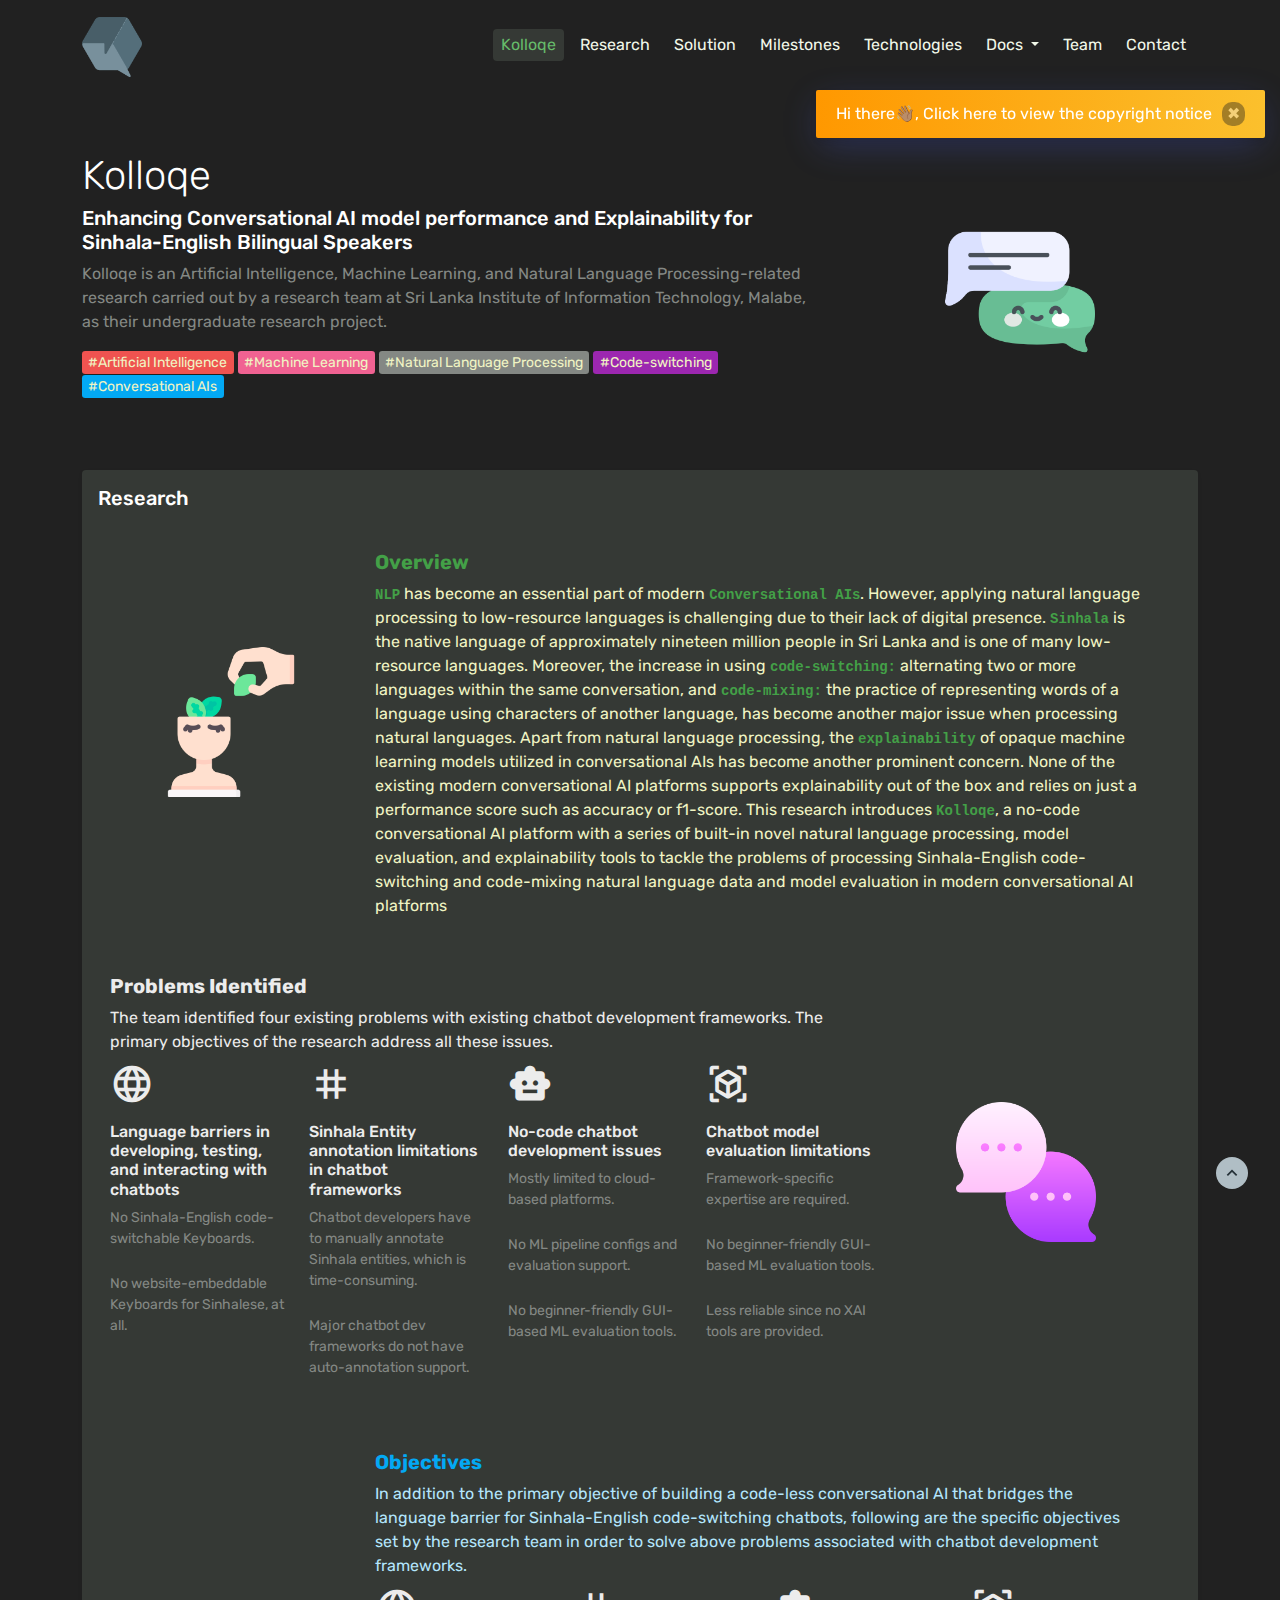
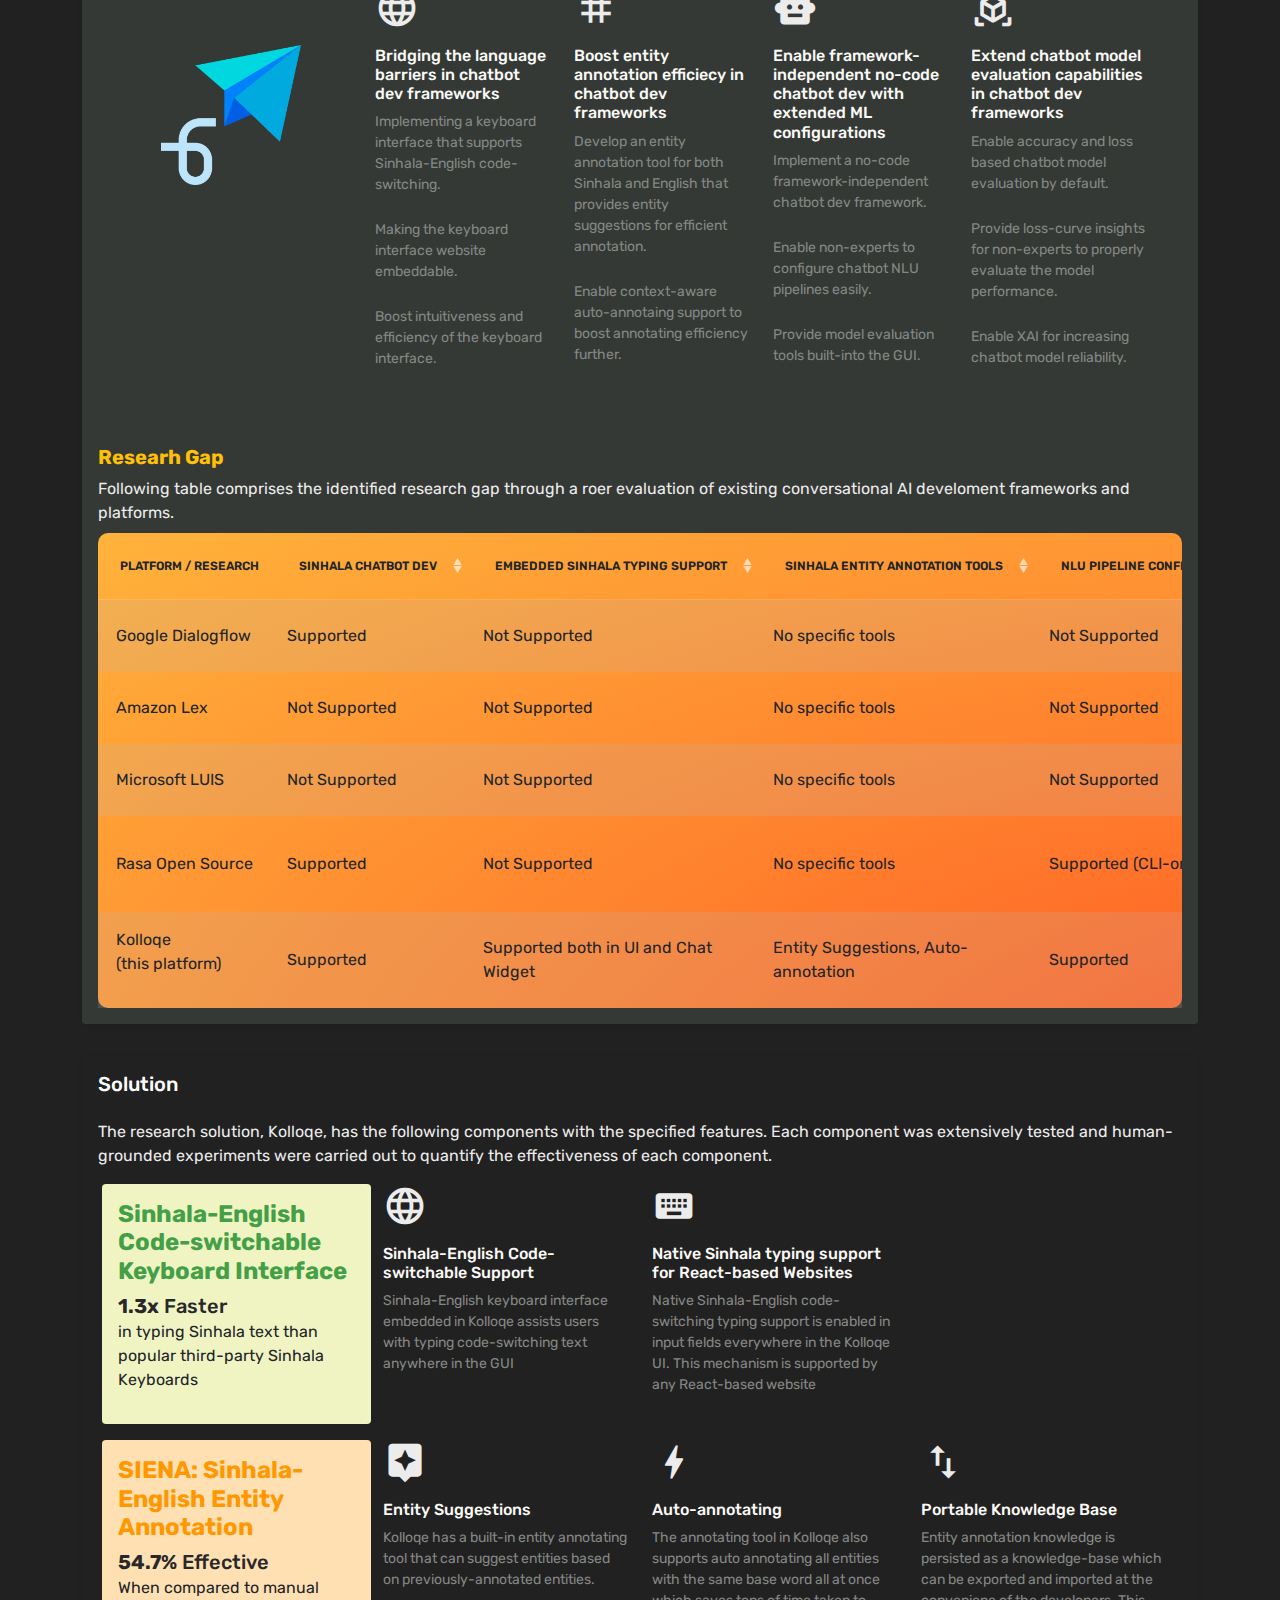
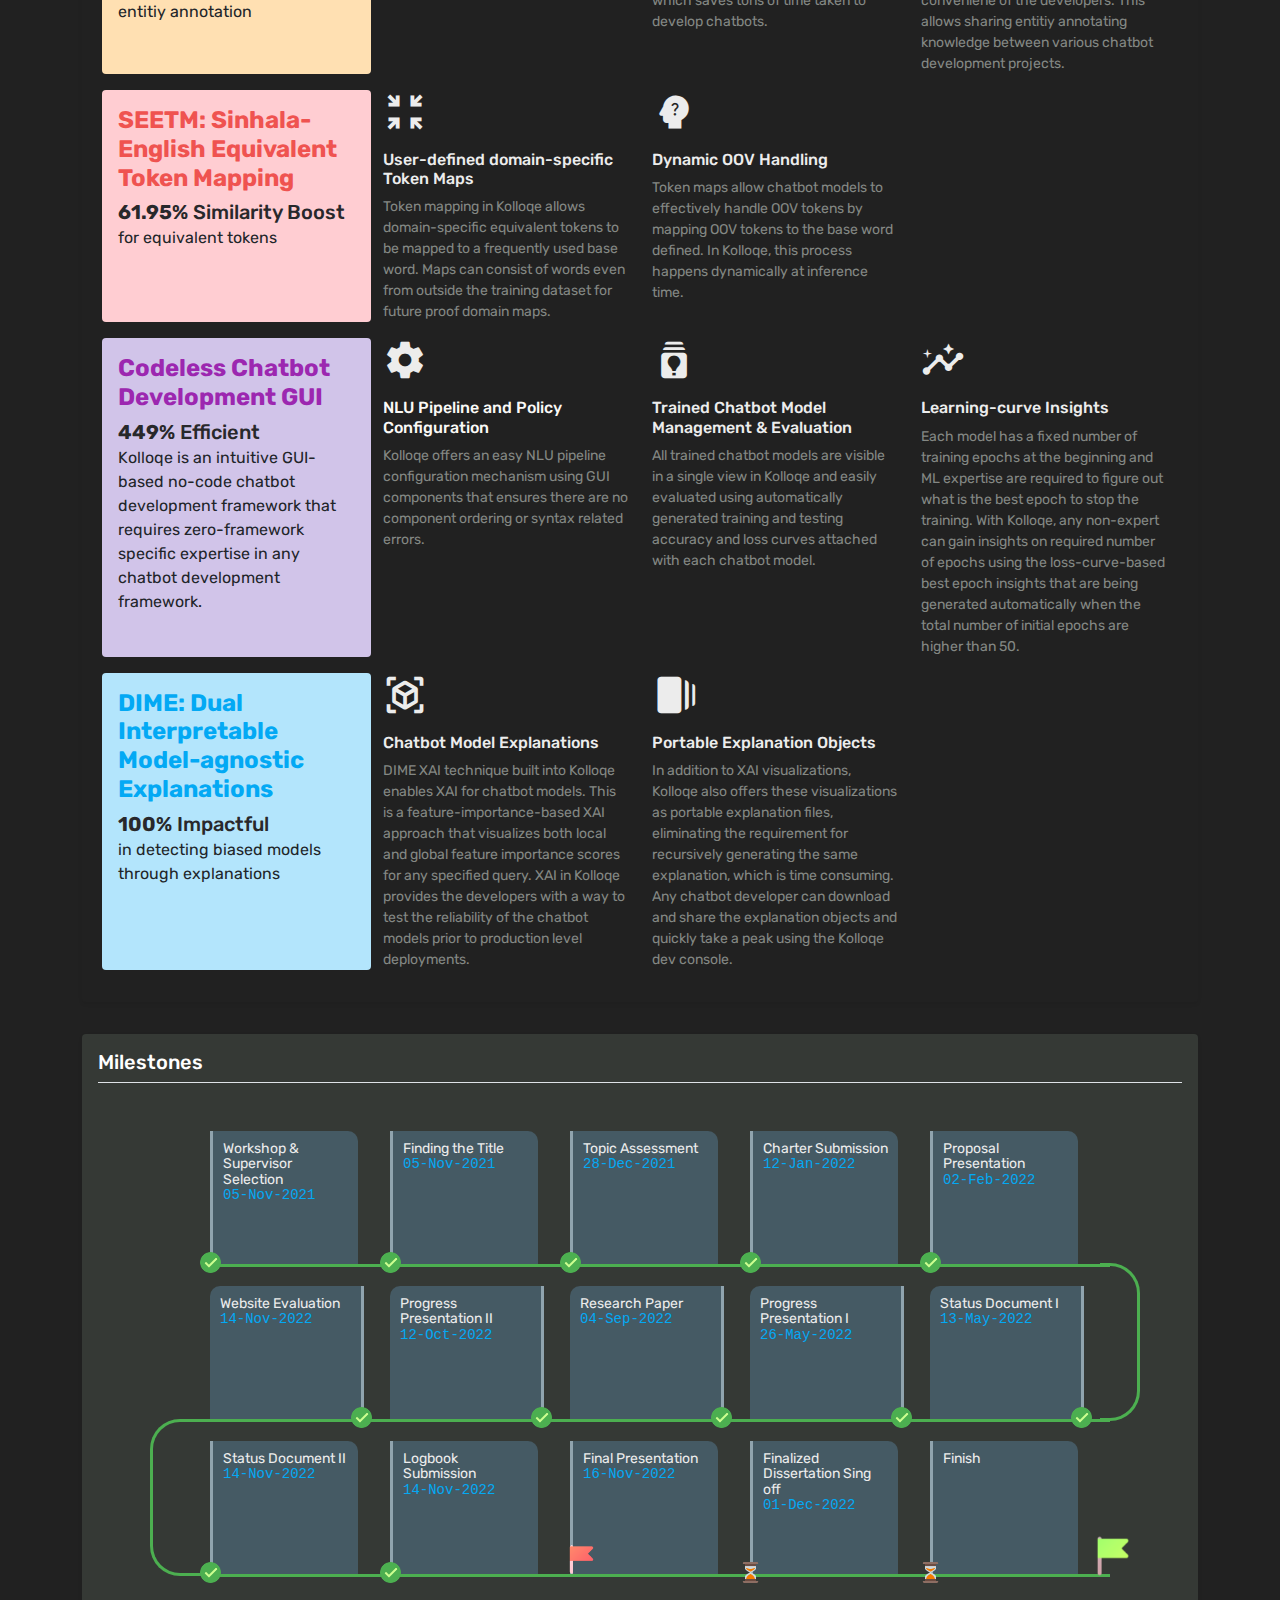
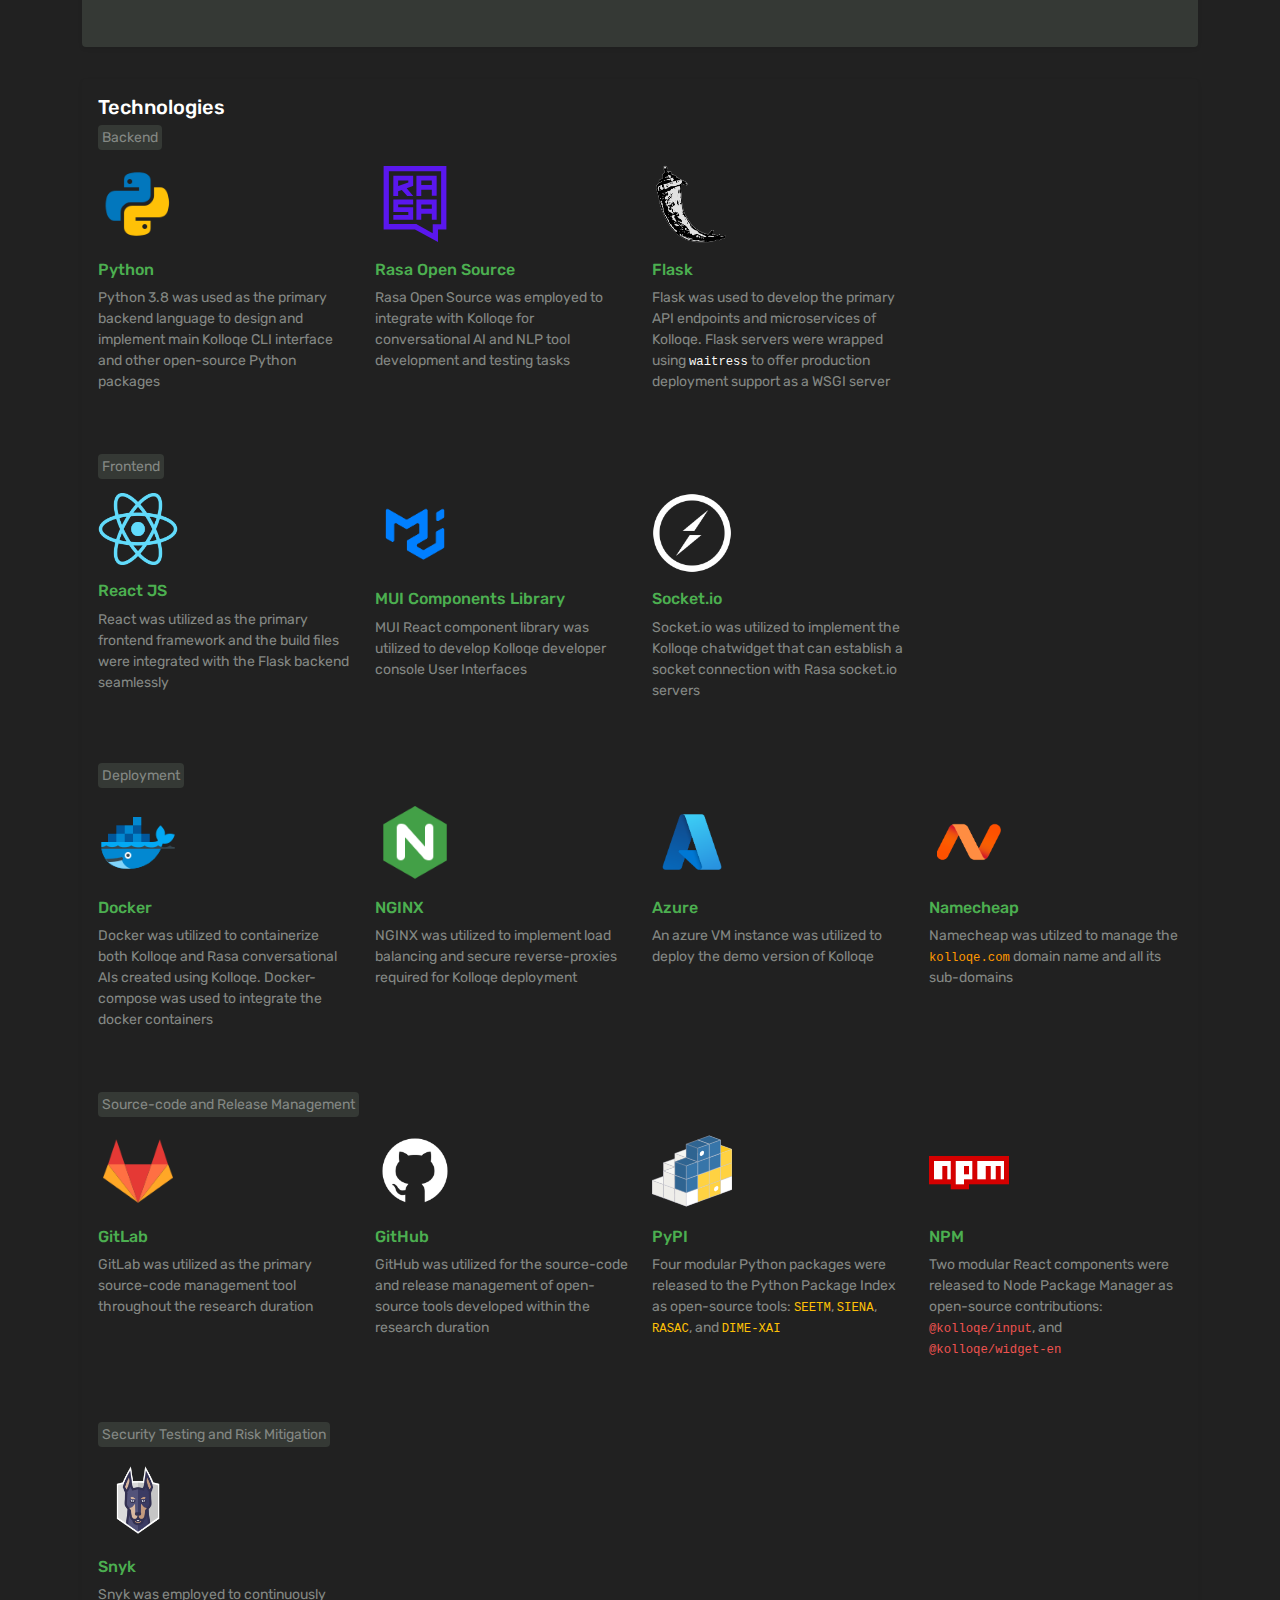
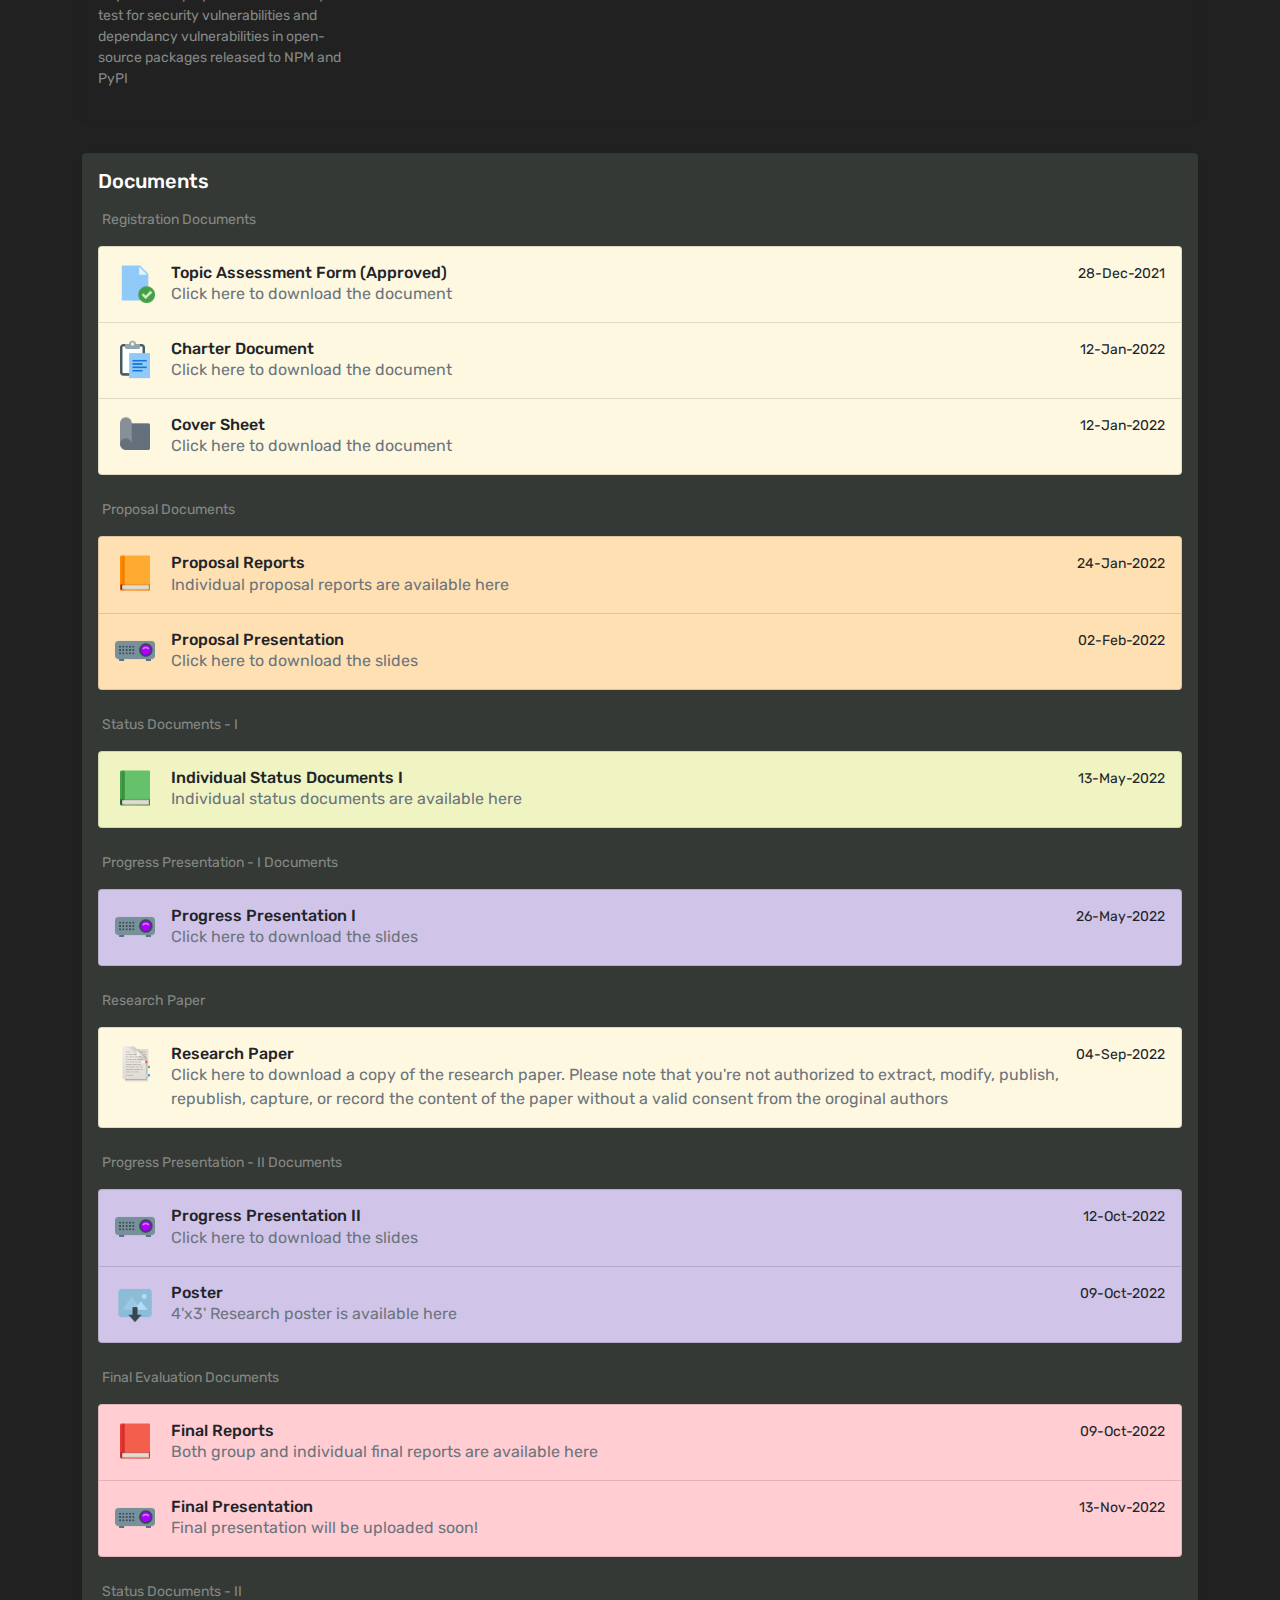
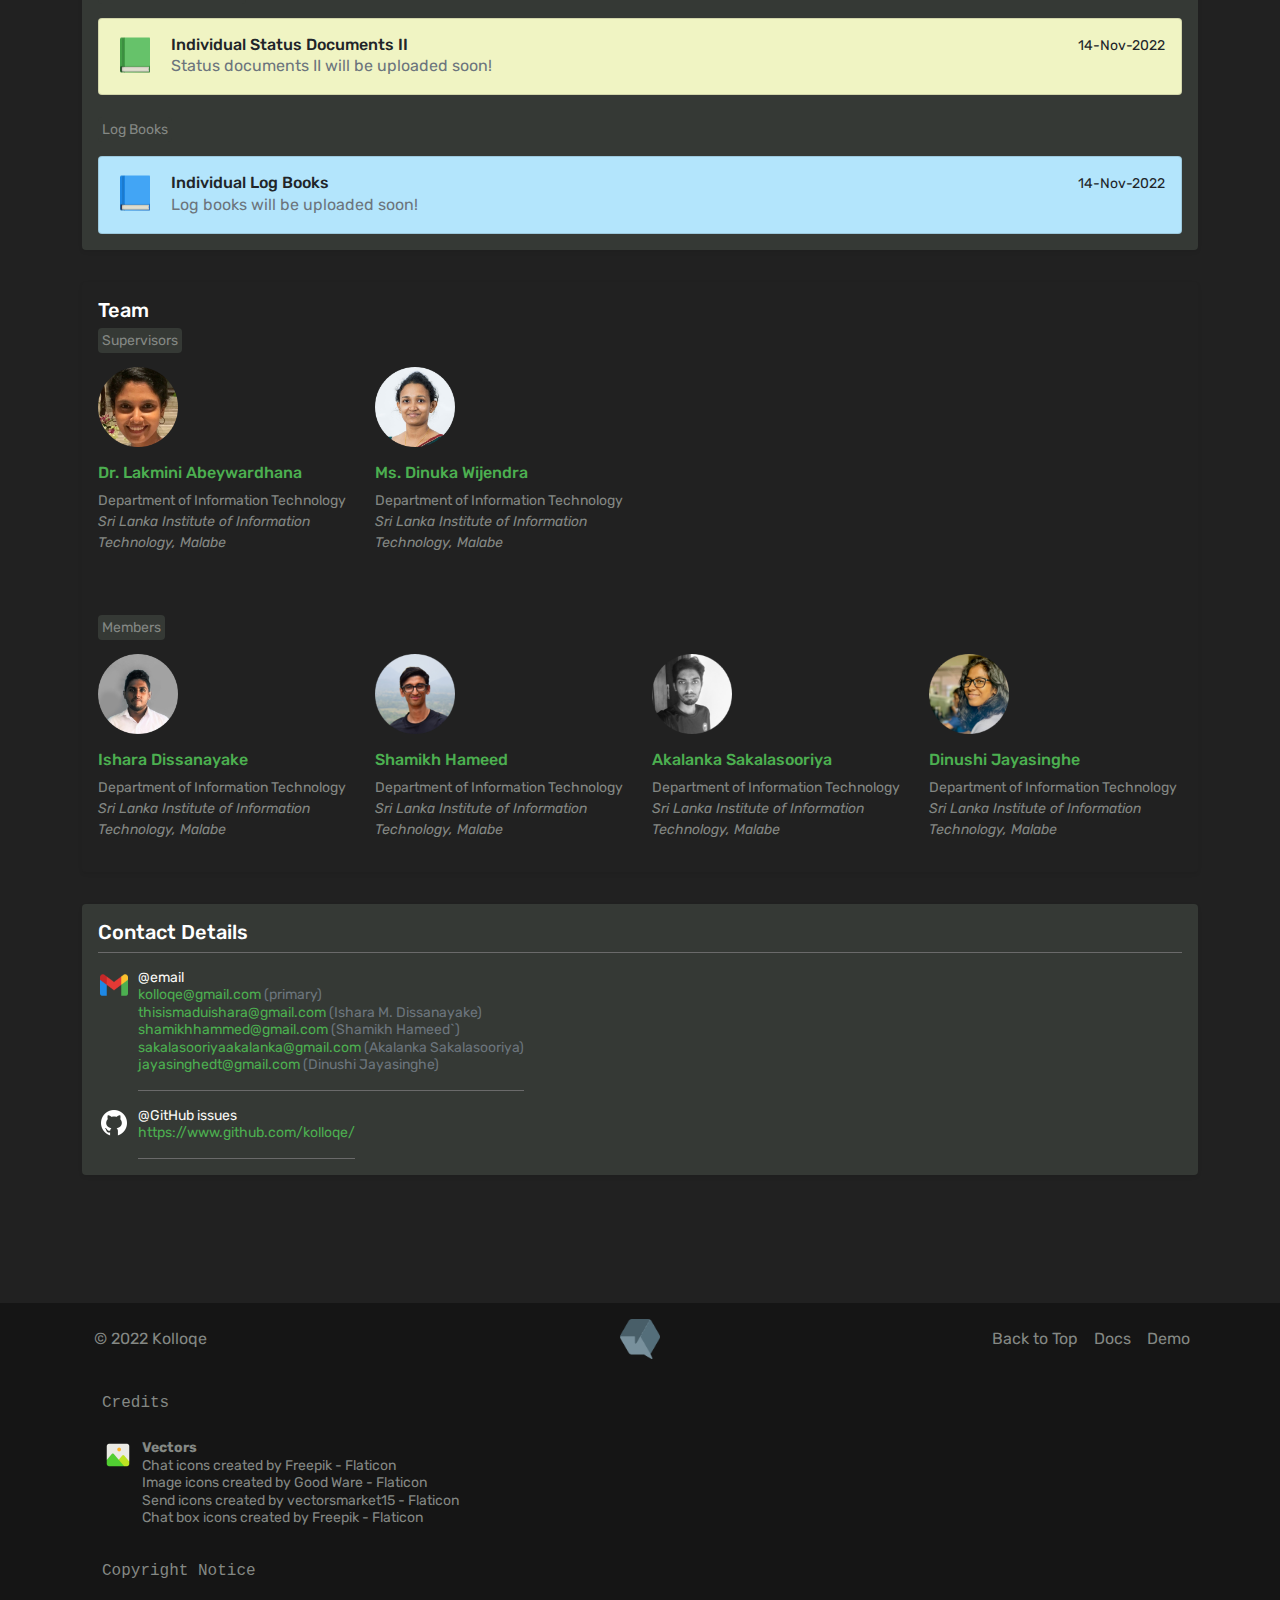
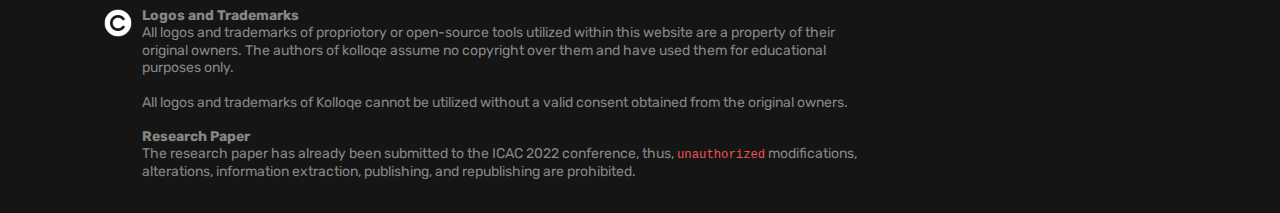
<file: index.html>
<!DOCTYPE html>
<html lang="en">
  <head>
    <meta charset="UTF-8" />
    <meta http-equiv="X-UA-Compatible" content="IE=edge" />
    <meta name="viewport" content="width=device-width, initial-scale=1.0" />
    <!-- <meta name="theme-color" content="#7952b3"> -->
    <meta
      name="author"
      content="Ishara M. Dissanayake, Shamikh Hameed, Dinushi Jayasinghe, Akalanka Sakalasooriya, Lakmini Abeywardhana, Dinuka Wijendra"
    />
    <meta
      name="kolloqe"
      content="Code-less Explainable Conversational AI Platform | Project Pages"
    />
    <meta name="title" content="Kolloqe Project Pages" />
    <meta
      name="description"
      content="Code-less Explainable Conversational AI Platform | Project Pages"
    />
    <meta name="robots" content="index, follow" />
    <meta property="og:site_name" content="Kolloqe Project Pages" />
    <meta property="og:type" content="website" />
    <meta property="og:url" content="http://demo.kolloqe.com" />
    <meta property="og:title" content="Kolloqe Project Pages" />
    <meta
      property="og:description"
      content="Code-less Explainable Conversational AI Platform | Project Pages"
    />
    <meta property="og:image" content="https://i.imgur.com/fv4vjw6.png" />
    <meta name="twitter:domain" content="kolloqe.com" />
    <meta name="twitter:card" content="summary_large_image" />
    <meta name="twitter:url" content="http://demo.kolloqe.com" />
    <meta name="twitter:title" content="Kolloqe Project Pages" />
    <meta
      name="twitter:description"
      content="Code-less Explainable Conversational AI Platform | Project Pages"
    />
    <meta name="twitter:image" content="https://i.imgur.com/fv4vjw6.png" />

    <link rel="icon" href="res\images\kolloqe-favicon.png" type="image/png" />
    <link rel="apple-touch-icon" href="res\images\logo192.png" />
    <link rel="apple-touch-icon" href="res\imagegs\kolloqe_steel.png" />

    <link
      href="https://fonts.googleapis.com/css?family=Lato:400,700"
      rel="stylesheet"
    />
    <link
      rel="stylesheet"
      href="https://fonts.googleapis.com/icon?family=Material+Icons"
    />
    <link
      rel="stylesheet"
      href="https://fonts.googleapis.com/css2?family=Material+Symbols+Outlined"
    />
    <link
      href="https://fonts.googleapis.com/css?family=JetBrains Mono"
      rel="stylesheet"
    />
    <link
      href="https://fonts.googleapis.com/css?family=Rubik"
      rel="stylesheet"
    />
    <link rel="stylesheet" href="res\styles\kolloqe.css" />
    <link rel="stylesheet" href="res\styles\bootstrap.min.css" />
    <link rel="stylesheet" href="res\styles\toastify.min.css" />
    <link rel="stylesheet" href="res\styles\timeline.css" />
    <link rel="stylesheet" href="res\font\materialicons.css" />
    <link rel="stylesheet" href="res\styles\fresh-bootstrap-table.css" />
    rel="stylesheet" />
    <title>Kolloqe Project Pages</title>
  </head>
  <body>
    <!-- header -->
    <header class="header fixed-top">
      <nav class="navbar navbar-expand-lg">
        <div class="container headercontainer">
          <a class="navbar-brand" href="#"
            ><img
              src="res\images\kolloqe_steel.png"
              width="60px"
              focusable="true"
              draggable="false"
              class="pe-none user-select-none mt-1"
          /></a>
          <a
            class="navbar-toggler justify-content-center align-items-center"
            type="button"
            data-bs-toggle="collapse"
            data-bs-target="#navbarSupportedContent"
            aria-controls="navbarSupportedContent"
            aria-expanded="false"
            aria-label="Toggle navigation"
          >
            <img
              src="res\images\icons\menu2.png"
              width="30px"
              focusable="true"
              draggable="false"
              class="pe-none user-select-none"
            />
          </a>
          <div class="collapse navbar-collapse" id="navbarSupportedContent">
            <ul class="navbar-nav ms-auto mb-2 mb-lg-0">
              <li class="nav-item nav-link-active kolloqe">
                <a aria-current="page" href="#kolloqe" class="nav-link">
                  Kolloqe
                </a>
              </li>
              <li class="nav-item research">
                <a aria-current="page" href="#research" class="nav-link">
                  Research
                </a>
              </li>
              <li class="nav-item solution">
                <a aria-current="page" href="#solution" class="nav-link">
                  Solution
                </a>
              </li>
              <li class="nav-item milestones">
                <a aria-current="page" href="#milestones" class="nav-link">
                  Milestones
                </a>
              </li>
              <li class="nav-item tech">
                <a aria-current="page" href="#tech" class="nav-link">
                  Technologies
                </a>
              </li>
              <li class="nav-item dropdown docs">
                <a
                  class="nav-link dropdown-toggle dropdown-toggle-dark"
                  href="#docs"
                  role="button"
                  data-bs-toggle="dropdown"
                  aria-expanded="false"
                >
                  Docs
                </a>
                <ul class="dropdown-menu nav-dropdown">
                  <li>
                    <a class="dropdown-item" href="#rd">Registration Docs</a>
                  </li>
                  <li>
                    <a class="dropdown-item" href="#pd">Proposal Docs</a>
                  </li>
                  <li>
                    <a class="dropdown-item" href="#sd1">Status Docs I</a>
                  </li>
                  <li>
                    <a class="dropdown-item" href="#sd2">Status Docs II</a>
                  </li>
                  <li><hr class="dropdown-divider" /></li>
                  <li>
                    <a class="dropdown-item" href="#pp1"
                      >Progress Presentation I</a
                    >
                  </li>
                  <li>
                    <a class="dropdown-item" href="#pp2"
                      >Progress Presentation II</a
                    >
                  </li>
                  <li>
                    <a class="dropdown-item" href="#fe"
                      >Final Evaluation Docs</a
                    >
                  </li>
                  <li><a class="dropdown-item" href="#lb">Log Books</a></li>
                  <li><hr class="dropdown-divider" /></li>
                  <li>
                    <a class="dropdown-item" href="#rp">Research Paper</a>
                  </li>
                </ul>
              </li>
              <li class="nav-item team">
                <a aria-current="page" href="#team" class="nav-link"> Team </a>
              </li>
              <li class="nav-item contact">
                <a aria-current="page" href="#contact" class="nav-link">
                  Contact
                </a>
              </li>
            </ul>
          </div>
        </div>
      </nav>
    </header>

    <!-- main content -->
    <main class="main container pb-3">
      <div id="kolloqe" class="mainsection pt-2">
        <div class="row mb-3 pt-4">
          <div class="col-8">
            <div class="d-flex align-items-center text-white rounded">
              <div class="">
                <p class="fs-1 text-white fw-light mb-0 pb-0">Kolloqe</p>
                <h5 class="text-white">
                  Enhancing Conversational AI model performance and
                  Explainability for Sinhala-English Bilingual Speakers
                </h5>
              </div>
            </div>

            <div class="col-md-12">
              <div class="h-100 pb-4 rounded-3">
                <p class="material-smoke-f">
                  Kolloqe is an Artificial Intelligence, Machine Learning, and
                  Natural Language Processing-related research carried out by a
                  research team at Sri Lanka Institute of Information
                  Technology, Malabe, as their undergraduate research project.
                </p>
                <p>
                  <kbd class="material-red material-light-green-f text-nowrap"
                    >#Artificial Intelligence</kbd
                  >
                  <kbd class="material-pink material-light-green-f text-nowrap"
                    >#Machine Learning</kbd
                  >
                  <kbd class="material-smoke material-light-green-f text-nowrap"
                    >#Natural Language Processing</kbd
                  >
                  <kbd
                    class="material-purple material-light-green-f text-nowrap"
                    >#Code-switching</kbd
                  >
                  <kbd class="material-blue material-light-green-f text-nowrap"
                    >#Conversational AIs</kbd
                  >
                </p>
              </div>
            </div>
          </div>
          <div class="col-4 d-flex align-items-center justify-content-center">
            <img
              src="res\images\vectors\chat.png"
              width="150"
              height="150"
              focusable="false"
              draggable="false"
              class="pe-none user-select-none"
            />
            <!-- disabled for now -->
            <!-- <img
              src="res\images\vectors\robot.png"
              height="300"
              focusable="false"
              class=""
            /> -->
          </div>
        </div>
      </div>

      <div id="research" class="mainsection pt-3">
        <div class="mb-3 p-3 material-onyx rounded shadow-sm">
          <h6 class="pb-0 mb-0 text-white fs-5">Research</h6>

          <div class="into-subsection pt-3">
            <div class="row m-0 p-0 w-auto mt-0">
              <div class="row pb-3 row-cols-1 row-cols-lg-12">
                <div class="feature col p-3 rounded rounded-4 col-3">
                  <div
                    class="d-flex justify-content-center align-items-center h-100 w-100"
                  >
                    <img
                      src="res\images\vectors\nlp.png"
                      width="150px"
                      alt="Abstract"
                    />
                  </div>
                </div>

                <div class="feature col col-9">
                  <p class="h5 material-green-f fw-bold mt-4 mb-2">Overview</p>
                  <p class="m-0 p-0 material-light-green-f">
                    <code class="material-green-f fw-bold">NLP</code> has become
                    an essential part of modern
                    <code class="material-green-f fw-bold"
                      >Conversational AIs</code
                    >. However, applying natural language processing to
                    low-resource languages is challenging due to their lack of
                    digital presence.
                    <code class="material-green-f fw-bold">Sinhala</code> is the
                    native language of approximately nineteen million people in
                    Sri Lanka and is one of many low-resource languages.
                    Moreover, the increase in using
                    <code class="material-green-f fw-bold"
                      >code-switching:</code
                    >
                    alternating two or more languages within the same
                    conversation, and
                    <code class="material-green-f fw-bold">code-mixing:</code>
                    the practice of representing words of a language using
                    characters of another language, has become another major
                    issue when processing natural languages. Apart from natural
                    language processing, the
                    <code class="material-green-f fw-bold">explainability</code>
                    of opaque machine learning models utilized in conversational
                    AIs has become another prominent concern. None of the
                    existing modern conversational AI platforms supports
                    explainability out of the box and relies on just a
                    performance score such as accuracy or f1-score. This
                    research introduces
                    <code class="material-green-f fw-bold">Kolloqe</code>, a
                    no-code conversational AI platform with a series of built-in
                    novel natural language processing, model evaluation, and
                    explainability tools to tackle the problems of processing
                    Sinhala-English code-switching and code-mixing natural
                    language data and model evaluation in modern conversational
                    AI platforms
                  </p>
                </div>
              </div>
            </div>
          </div>

          <div class="intro-subsection pt-3">
            <div class="row m-0 p-0 w-auto mt-0">
              <div class="row pb-3 row-cols-1 row-cols-lg-12">
                <div class="feature col col-9">
                  <div class="mb-2">
                    <p class="h5 material-mid-light-purple-f fw-bold mt-4 mb-2">
                      Problems Identified
                    </p>
                    <p class="m-0 p-0 material-light-purple-f">
                      The team identified four existing problems with existing
                      chatbot development frameworks. The primary objectives of
                      the research address all these issues.
                    </p>
                  </div>
                  <div class="row pb-3 row-cols-1 row-cols-lg-4">
                    <div class="feature col">
                      <div
                        class="d-inline-flex align-items-center justify-content-center fs-2 mb-3"
                      >
                        <!-- <img
                          src="res\images\icons\web2.png"
                          width="70"
                          height="70"
                          focusable="false"
                          draggable="false"
                          class="pe-none user-select-none p-1"
                        /> -->
                        <span class="material-icons material-light-f">
                          language
                        </span>
                      </div>
                      <h3 class="fs-6 material-light-f">
                        Language barriers in developing, testing, and
                        interacting with chatbots
                      </h3>
                      <p class="fs14 m-0 p-0 material-smoke-f">
                        No Sinhala-English code-switchable Keyboards.
                      </p>
                      <br />
                      <p class="fs14 m-0 p-0 material-smoke-f">
                        No website-embeddable Keyboards for Sinhalese, at all.
                      </p>
                      <br />
                    </div>

                    <div class="feature col">
                      <div
                        class="d-inline-flex align-items-center justify-content-center fs-2 mb-3"
                      >
                        <!-- <img
                          src="res\images\icons\web2.png"
                          width="70"
                          height="70"
                          focusable="false"
                          draggable="false"
                          class="pe-none user-select-none p-1"
                        /> -->
                        <span class="material-icons material-light-f">
                          tag
                        </span>
                      </div>
                      <h3 class="fs-6 material-light-f">
                        Sinhala Entity annotation limitations in chatbot
                        frameworks
                      </h3>
                      <p class="fs14 m-0 p-0 material-smoke-f">
                        Chatbot developers have to manually annotate Sinhala
                        entities, which is time-consuming.
                      </p>
                      <br />
                      <p class="fs14 m-0 p-0 material-smoke-f">
                        Major chatbot dev frameworks do not have auto-annotation
                        support.
                      </p>
                    </div>

                    <div class="feature col">
                      <div
                        class="d-inline-flex align-items-center justify-content-center fs-2 mb-3"
                      >
                        <!-- <img
                          src="res\images\icons\web2.png"
                          width="70"
                          height="70"
                          focusable="false"
                          draggable="false"
                          class="pe-none user-select-none p-1"
                        /> -->
                        <span class="material-icons material-light-f">
                          smart_toy
                        </span>
                      </div>
                      <h3 class="fs-6 material-light-f">
                        No-code chatbot development issues
                      </h3>
                      <p class="fs14 m-0 p-0 material-smoke-f">
                        Mostly limited to cloud-based platforms.
                      </p>
                      <br />
                      <p class="fs14 m-0 p-0 material-smoke-f">
                        No ML pipeline configs and evaluation support.
                      </p>
                      <br />
                      <p class="fs14 m-0 p-0 material-smoke-f">
                        No beginner-friendly GUI-based ML evaluation tools.
                      </p>
                    </div>

                    <div class="feature col">
                      <div
                        class="d-inline-flex align-items-center justify-content-center fs-2 mb-3"
                      >
                        <!-- <img
                          src="res\images\icons\web2.png"
                          width="70"
                          height="70"
                          focusable="false"
                          draggable="false"
                          class="pe-none user-select-none p-1"
                        /> -->
                        <span class="material-icons material-light-f">
                          view_in_ar
                        </span>
                      </div>
                      <h3 class="fs-6 material-light-f">
                        Chatbot model evaluation limitations
                      </h3>
                      <p class="fs14 m-0 p-0 material-smoke-f">
                        Framework-specific expertise are required.
                      </p>
                      <br />
                      <p class="fs14 m-0 p-0 material-smoke-f">
                        No beginner-friendly GUI-based ML evaluation tools.
                      </p>
                      <br />
                      <p class="fs14 m-0 p-0 material-smoke-f">
                        Less reliable since no XAI tools are provided.
                      </p>
                    </div>
                  </div>
                </div>

                <div class="feature col p-3 rounded rounded-4 col-3">
                  <div
                    class="d-flex justify-content-center align-items-center h-100 w-100"
                  >
                    <img
                      src="res\images\vectors\chat3.png"
                      width="140px"
                      alt="Abstract"
                    />
                  </div>
                </div>
              </div>
            </div>
          </div>

          <div class="subsection pt-3">
            <div class="row m-0 p-0 w-auto mt-0">
              <div class="row pb-3 row-cols-1 row-cols-lg-12">
                <div class="feature col p-3 rounded rounded-4 col-3">
                  <div
                    class="d-flex justify-content-center align-items-center h-100 w-100"
                  >
                    <img
                      src="res\images\vectors\send2.png"
                      width="140px"
                      alt="Abstract"
                    />
                  </div>
                </div>
                <div class="feature col col-9">
                  <div class="mb-2">
                    <p class="h5 material-blue-f fw-bold mt-4 mb-2">
                      Objectives
                    </p>
                    <p class="m-0 p-0 material-light-blue-f">
                      In addition to the primary objective of building a
                      code-less conversational AI that bridges the language
                      barrier for Sinhala-English code-switching chatbots,
                      following are the specific objectives set by the research
                      team in order to solve above problems associated with
                      chatbot development frameworks.
                    </p>
                  </div>
                  <div class="row pb-3 row-cols-1 row-cols-lg-4">
                    <div class="feature col">
                      <div
                        class="d-inline-flex align-items-center justify-content-center fs-2 mb-3"
                      >
                        <!-- <img
                          src="res\images\icons\web2.png"
                          width="70"
                          height="70"
                          focusable="false"
                          draggable="false"
                          class="pe-none user-select-none p-1"
                        /> -->
                        <span class="material-icons"> language </span>
                      </div>
                      <h3 class="fs-6 material-off-white-f">
                        Bridging the language barriers in chatbot dev frameworks
                      </h3>
                      <p class="fs14 m-0 p-0 material-smoke-f">
                        Implementing a keyboard interface that supports
                        Sinhala-English code-switching.
                      </p>
                      <br />
                      <p class="fs14 m-0 p-0 material-smoke-f">
                        Making the keyboard interface website embeddable.
                      </p>
                      <br />
                      <p class="fs14 m-0 p-0 material-smoke-f">
                        Boost intuitiveness and efficiency of the keyboard
                        interface.
                      </p>
                    </div>

                    <div class="feature col">
                      <div
                        class="d-inline-flex align-items-center justify-content-center fs-2 mb-3"
                      >
                        <!-- <img
                          src="res\images\icons\web2.png"
                          width="70"
                          height="70"
                          focusable="false"
                          draggable="false"
                          class="pe-none user-select-none p-1"
                        /> -->
                        <span class="material-icons"> tag </span>
                      </div>
                      <h3 class="fs-6 material-off-white-f">
                        Boost entity annotation efficiecy in chatbot dev
                        frameworks
                      </h3>
                      <p class="fs14 m-0 p-0 material-smoke-f">
                        Develop an entity annotation tool for both Sinhala and
                        English that provides entity suggestions for efficient
                        annotation.
                      </p>
                      <br />
                      <p class="fs14 m-0 p-0 material-smoke-f">
                        Enable context-aware auto-annotaing support to boost
                        annotating efficiency further.
                      </p>
                      <br />
                    </div>

                    <div class="feature col">
                      <div
                        class="d-inline-flex align-items-center justify-content-center fs-2 mb-3"
                      >
                        <!-- <img
                          src="res\images\icons\web2.png"
                          width="70"
                          height="70"
                          focusable="false"
                          draggable="false"
                          class="pe-none user-select-none p-1"
                        /> -->
                        <span class="material-icons"> smart_toy </span>
                      </div>
                      <h3 class="fs-6 material-off-white-f">
                        Enable framework-independent no-code chatbot dev with
                        extended ML configurations
                      </h3>
                      <p class="fs14 m-0 p-0 material-smoke-f">
                        Implement a no-code framework-independent chatbot dev
                        framework.
                      </p>
                      <br />
                      <p class="fs14 m-0 p-0 material-smoke-f">
                        Enable non-experts to configure chatbot NLU pipelines
                        easily.
                      </p>
                      <br />
                      <p class="fs14 m-0 p-0 material-smoke-f">
                        Provide model evaluation tools built-into the GUI.
                      </p>
                    </div>

                    <div class="feature col">
                      <div
                        class="d-inline-flex align-items-center justify-content-center fs-2 mb-3"
                      >
                        <!-- <img
                          src="res\images\icons\web2.png"
                          width="70"
                          height="70"
                          focusable="false"
                          draggable="false"
                          class="pe-none user-select-none p-1"
                        /> -->
                        <span class="material-icons"> view_in_ar </span>
                      </div>
                      <h3 class="fs-6 material-off-white-f">
                        Extend chatbot model evaluation capabilities in chatbot
                        dev frameworks
                      </h3>
                      <p class="fs14 m-0 p-0 material-smoke-f">
                        Enable accuracy and loss based chatbot model evaluation
                        by default.
                      </p>
                      <br />
                      <p class="fs14 m-0 p-0 material-smoke-f">
                        Provide loss-curve insights for non-experts to properly
                        evaluate the model performance.
                      </p>
                      <br />
                      <p class="fs14 m-0 p-0 material-smoke-f">
                        Enable XAI for increasing chatbot model reliability.
                      </p>
                    </div>
                  </div>
                </div>
              </div>
            </div>
          </div>

          <div>
            <div class="mb-2">
              <p class="h5 material-yellow-f fw-bold mt-4 mb-2">Researh Gap</p>
              <p class="m-0 p-0 material-light-yellow-f">
                Following table comprises the identified research gap through a
                roer evaluation of existing conversational AI develoment
                frameworks and platforms.
              </p>
            </div>
            <div class="fresh-table full-color-orange">
              <div class="bootstrap-table bootstrap3">
                <div class="fixed-table-container" style="padding-bottom: 0px">
                  <div class="fixed-table-header" style="display: none">
                    <table></table>
                  </div>
                  <div class="fixed-table-body">
                    <table
                      id="fresh-table"
                      class="table table-hover table-striped"
                    >
                      <thead>
                        <tr>
                          <th data-field="res">
                            <div class="th-inner">Platform / Research</div>
                            <div class="fht-cell"></div>
                          </th>
                          <th data-field="sincd">
                            <div class="th-inner sortable both">
                              Sinhala Chatbot Dev
                            </div>
                            <div class="fht-cell"></div>
                          </th>
                          <th data-field="ests">
                            <div class="th-inner sortable both">
                              Embedded Sinhala typing support
                            </div>
                            <div class="fht-cell"></div>
                          </th>
                          <th data-field="seat">
                            <div class="th-inner sortable both">
                              Sinhala Entity Annotation Tools
                            </div>
                            <div class="fht-cell"></div>
                          </th>
                          <th data-field="npc">
                            <div class="th-inner">
                              NLU Pipeline Configuration
                            </div>
                            <div class="fht-cell"></div>
                          </th>
                          <th data-field="xs">
                            <div class="th-inner">XAI Support</div>
                            <div class="fht-cell"></div>
                          </th>
                          <th data-field="nc">
                            <div class="th-inner">No-Code</div>
                            <div class="fht-cell"></div>
                          </th>
                          <th data-field="dd">
                            <div class="th-inner">Deloyment</div>
                            <div class="fht-cell"></div>
                          </th>
                        </tr>
                      </thead>
                      <tbody>
                        <tr data-index="0">
                          <td>Google Dialogflow</td>
                          <td>Supported</td>
                          <td>Not Supported</td>
                          <td>No specific tools</td>
                          <td>Not Supported</td>
                          <td>Not Supported</td>
                          <td>Yes</td>
                          <td>Cloud-based</td>
                        </tr>
                        <tr data-index="1">
                          <td>Amazon Lex</td>
                          <td>Not Supported</td>
                          <td>Not Supported</td>
                          <td>No specific tools</td>
                          <td>Not Supported</td>
                          <td>Not Supported</td>
                          <td>Yes</td>
                          <td>Cloud-based</td>
                        </tr>
                        <tr data-index="2">
                          <td>Microsoft LUIS</td>
                          <td>Not Supported</td>
                          <td>Not Supported</td>
                          <td>No specific tools</td>
                          <td>Not Supported</td>
                          <td>Not Supported</td>
                          <td>Yes</td>
                          <td>Cloud-based</td>
                        </tr>
                        <tr data-index="3">
                          <td>Rasa Open Source</td>
                          <td>Supported</td>
                          <td>Not Supported</td>
                          <td>No specific tools</td>
                          <td>Supported (CLI-only)</td>
                          <td>Not Supported</td>
                          <td>Yes (CLI-only)</td>
                          <td>Cloud-based, On-premises</td>
                        </tr>
                        <tr data-index="3">
                          <td>
                            Kolloqe
                            <p>
                              <span class="font-italic">(this platform)</span>
                            </p>
                          </td>
                          <td>Supported</td>
                          <td>Supported both in UI and Chat Widget</td>
                          <td>Entity Suggestions, Auto-annotation</td>
                          <td>Supported</td>
                          <td>Supported</td>
                          <td>Yes</td>
                          <td>Cloud-based, On-premises</td>
                        </tr>
                      </tbody>
                    </table>
                  </div>
                  <div class="fixed-table-footer"></div>
                </div>
              </div>
              <div class="clearfix"></div>
            </div>
          </div>
        </div>
      </div>

      <div id="solution" class="mainsection pt-3">
        <div class="mb-3 p-3 rounded shadow-sm">
          <h6 class="fs-5 pb-2 mb-3 text-white">Solution</h6>
          <p>
            The research solution, Kolloqe, has the following components with
            the specified features. Each component was extensively tested and
            human-grounded experiments were carried out to quantify the
            effectiveness of each component.
          </p>

          <div class="solution-wrapper mx-3">
            <div class="row g-4 pb-3 row-cols-1 row-cols-lg-4">
              <div
                class="feature col material-light-green p-3 rounded rounded-4"
              >
                <p class="h4 material-green-f fw-bold">
                  Sinhala-English Code-switchable Keyboard Interface
                </p>
                <p class="text-dark">
                  <span class="h5 m-0 p-0 material-matt-black-f rounded"
                    ><span class="fw-bold">1.3x</span> Faster</span
                  >
                  <br />
                  in typing Sinhala text than popular third-party Sinhala
                  Keyboards
                </p>
              </div>

              <div class="feature col">
                <div
                  class="d-inline-flex align-items-center justify-content-center fs-2 mb-3"
                >
                  <!-- <img
                  src="res\images\icons\kb2.png"
                  width="80"
                  height="80"
                  focusable="false"
                  draggable="false"
                  class="pe-none user-select-none"
                /> -->
                  <span class="material-icons"> language </span>
                </div>
                <h3 class="fs-6 material-off-white-f">
                  Sinhala-English Code-switchable Support
                </h3>
                <p class="fs14 m-0 p-0 material-smoke-f">
                  Sinhala-English keyboard interface embedded in Kolloqe assists
                  users with typing code-switching text anywhere in the GUI
                </p>
              </div>
              <div class="feature col">
                <div
                  class="d-inline-flex align-items-center justify-content-center fs-2 mb-3"
                >
                  <!-- <img
                  src="res\images\icons\web2.png"
                  width="70"
                  height="70"
                  focusable="false"
                  draggable="false"
                  class="pe-none user-select-none p-1"
                /> -->
                  <span class="material-icons"> keyboard </span>
                </div>
                <h3 class="fs-6 material-off-white-f">
                  Native Sinhala typing support for React-based Websites
                </h3>
                <p class="fs14 m-0 p-0 material-smoke-f">
                  Native Sinhala-English code-switching typing support is
                  enabled in input fields everywhere in the Kolloqe UI. This
                  mechanism is supported by any React-based website
                </p>
              </div>
            </div>

            <div class="row g-4 pb-3 row-cols-1 row-cols-lg-4">
              <div
                class="feature col material-light-orange p-3 rounded rounded-4"
              >
                <p class="h4 material-orange-f fw-bold">
                  SIENA: Sinhala-English Entity Annotation
                </p>
                <p class="text-dark">
                  <span class="h5 m-0 p-0 material-matt-black-f rounded">
                    <span class="fw-bold">54.7%</span> Effective
                  </span>
                  <br />
                  When compared to manual entitiy annotation
                </p>
              </div>

              <div class="feature col">
                <div
                  class="d-inline-flex align-items-center justify-content-center fs-2 mb-3"
                >
                  <!-- <img
                  src="res\images\icons\tag2.png"
                  width="80"
                  height="80"
                  focusable="false"
                  draggable="false"
                  class="pe-none user-select-none p-2"
                /> -->
                  <span class="material-icons"> assistant </span>
                </div>
                <h3 class="fs-6 material-off-white-f">Entity Suggestions</h3>
                <p class="fs14 m-0 p-0 material-smoke-f">
                  Kolloqe has a built-in entity annotating tool that can suggest
                  entities based on previously-annotated entities.
                </p>
              </div>
              <div class="feature col">
                <div
                  class="d-inline-flex align-items-center justify-content-center fs-2 mb-3"
                >
                  <!-- <img
                  src="res\images\icons\auto.png"
                  width="80"
                  height="80"
                  focusable="false"
                  draggable="false"
                  class="pe-none user-select-none"
                /> -->
                  <span class="material-icons"> bolt </span>
                </div>
                <h3 class="fs-6 material-off-white-f">Auto-annotating</h3>
                <p class="fs14 m-0 p-0 material-smoke-f">
                  The annotating tool in Kolloqe also supports auto annotating
                  all entities with the same base word all at once which saves
                  tons of time taken to develop chatbots.
                </p>
              </div>
              <div class="feature col">
                <div
                  class="d-inline-flex align-items-center justify-content-center fs-2 mb-3"
                >
                  <!-- <img
                  src="res\images\icons\knowledge.png"
                  width="80"
                  height="80"
                  focusable="false"
                  draggable="false"
                  class="pe-none user-select-none p-2"
                /> -->
                  <span class="material-icons"> import_export </span>
                </div>
                <h3 class="fs-6 material-off-white-f">
                  Portable Knowledge Base
                </h3>
                <p class="fs14 m-0 p-0 material-smoke-f">
                  Entity annotation knowledge is persisted as a knowledge-base
                  which can be exported and imported at the conveniene of the
                  developers. This allows sharing entitiy annotating knowledge
                  between various chatbot development projects.
                </p>
              </div>
            </div>

            <div class="row g-4 pb-3 row-cols-1 row-cols-lg-4">
              <div class="feature col material-light-red p-3 rounded rounded-4">
                <p class="h4 material-red-f fw-bold">
                  SEETM: Sinhala-English Equivalent Token Mapping
                </p>
                <p class="text-dark">
                  <span class="h5 m-0 p-0 material-matt-black-f rounded">
                    <span class="fw-bold">61.95%</span> Similarity Boost
                  </span>
                  <br />
                  for equivalent tokens
                </p>
              </div>
              <div class="feature col">
                <div
                  class="d-inline-flex align-items-center justify-content-center fs-2 mb-3"
                >
                  <!-- <img
                  src="res\images\icons\connect.png"
                  width="80"
                  height="80"
                  focusable="false"
                  draggable="false"
                  class="pe-none user-select-none p-2"
                /> -->
                  <span class="material-icons"> zoom_in_map </span>
                </div>
                <h3 class="fs-6">User-defined domain-specific Token Maps</h3>
                <p class="fs14 m-0 p-0 material-smoke-f">
                  Token mapping in Kolloqe allows domain-specific equivalent
                  tokens to be mapped to a frequently used base word. Maps can
                  consist of words even from outside the training dataset for
                  future proof domain maps.
                </p>
              </div>
              <div class="feature col">
                <div
                  class="d-inline-flex align-items-center justify-content-center fs-2 mb-3"
                >
                  <!-- <img
                  src="res\images\icons\oov.png"
                  width="80"
                  height="80"
                  focusable="false"
                  draggable="false"
                  class="pe-none user-select-none"
                /> -->
                  <span class="material-icons"> psychology_alt </span>
                </div>
                <h3 class="fs-6">Dynamic OOV Handling</h3>
                <p class="fs14 m-0 p-0 material-smoke-f">
                  Token maps allow chatbot models to effectively handle OOV
                  tokens by mapping OOV tokens to the base word defined. In
                  Kolloqe, this process happens dynamically at inference time.
                </p>
              </div>
            </div>

            <div class="row g-4 pb-3 row-cols-1 row-cols-lg-4">
              <div
                class="feature col material-light-purple p-3 rounded rounded-4"
              >
                <p class="h4 material-purple-f fw-bold">
                  Codeless Chatbot Development GUI
                </p>
                <p class="text-dark">
                  <span class="h5 m-0 p-0 material-matt-black-f rounded">
                    <span class="fw-bold">449%</span> Efficient
                  </span>
                  <br />
                  Kolloqe is an intuitive GUI-based no-code chatbot development
                  framework that requires zero-framework specific expertise in
                  any chatbot development framework.
                </p>
              </div>

              <div class="feature col">
                <div
                  class="d-inline-flex align-items-center justify-content-center fs-2 mb-3"
                >
                  <!-- <img
                  src="res\images\icons\gitlab.png"
                  width="80"
                  height="80"
                  focusable="false"
                  draggable="false"
                  class="pe-none user-select-none"
                /> -->
                  <span class="material-icons"> settings_application </span>
                </div>
                <h3 class="fs-6 material-off-white-f">
                  NLU Pipeline and Policy Configuration
                </h3>
                <p class="fs14 m-0 p-0 material-smoke-f">
                  Kolloqe offers an easy NLU pipeline configuration mechanism
                  using GUI components that ensures there are no component
                  ordering or syntax related errors.
                </p>
              </div>
              <div class="feature col">
                <div
                  class="d-inline-flex align-items-center justify-content-center fs-2 mb-3"
                >
                  <!-- <img
                  src="res\images\icons\github-w.png"
                  width="80"
                  height="80"
                  focusable="false"
                  draggable="false"
                  class="pe-none user-select-none"
                /> -->
                  <span class="material-icons"> batch_prediction </span>
                </div>
                <h3 class="fs-6">
                  Trained Chatbot Model Management & Evaluation
                </h3>
                <p class="fs14 m-0 p-0 material-smoke-f">
                  All trained chatbot models are visible in a single view in
                  Kolloqe and easily evaluated using automatically generated
                  training and testing accuracy and loss curves attached with
                  each chatbot model.
                </p>
              </div>
              <div class="feature col">
                <div
                  class="d-inline-flex align-items-center justify-content-center fs-2 mb-3"
                >
                  <!-- <img
                  src="res\images\icons\pypi.svg"
                  width="80"
                  height="80"
                  focusable="false"
                  draggable="false"
                  class="pe-none user-select-none"
                /> -->
                  <span class="material-icons"> insights </span>
                </div>
                <h3 class="fs-6">Learning-curve Insights</h3>
                <p class="fs14 m-0 p-0 material-smoke-f">
                  Each model has a fixed number of training epochs at the
                  beginning and ML expertise are required to figure out what is
                  the best epoch to stop the training. With Kolloqe, any
                  non-expert can gain insights on required number of epochs
                  using the loss-curve-based best epoch insights that are being
                  generated automatically when the total number of initial
                  epochs are higher than 50.
                </p>
              </div>
            </div>

            <div class="row g-4 pb-3 row-cols-1 row-cols-lg-4">
              <div
                class="feature col material-light-blue p-3 rounded rounded-4"
              >
                <p class="h4 material-blue-f fw-bold">
                  DIME: Dual Interpretable Model-agnostic Explanations
                </p>
                <p class="text-dark">
                  <span class="h5 m-0 p-0 material-matt-black-f rounded">
                    <span class="fw-bold">100%</span> Impactful
                  </span>
                  <br />
                  in detecting biased models through explanations
                </p>
              </div>

              <div class="feature col">
                <div
                  class="d-inline-flex align-items-center justify-content-center fs-2 mb-3"
                >
                  <!-- <img
                  src="res\images\icons\snyk.png"
                  width="80"
                  height="80"
                  focusable="false"
                  draggable="false"
                  class="pe-none user-select-none"
                /> -->
                  <span class="material-icons"> view_in_ar </span>
                </div>
                <h3 class="fs-6">Chatbot Model Explanations</h3>
                <p class="fs14 m-0 p-0 material-smoke-f">
                  DIME XAI technique built into Kolloqe enables XAI for chatbot
                  models. This is a feature-importance-based XAI approach that
                  visualizes both local and global feature importance scores for
                  any specified query. XAI in Kolloqe provides the developers
                  with a way to test the reliability of the chatbot models prior
                  to production level deployments.
                </p>
              </div>
              <div class="feature col">
                <div
                  class="d-inline-flex align-items-center justify-content-center fs-2 mb-3"
                >
                  <!-- <img
                  src="res\images\icons\nginx.png"
                  width="80"
                  height="80"
                  focusable="false"
                  draggable="false"
                  class="pe-none user-select-none"
                /> -->
                  <span class="material-icons"> web_stories </span>
                </div>
                <h3 class="fs-6">Portable Explanation Objects</h3>
                <p class="fs14 m-0 p-0 material-smoke-f">
                  In addition to XAI visualizations, Kolloqe also offers these
                  visualizations as portable explanation files, eliminating the
                  requirement for recursively generating the same explanation,
                  which is time consuming. Any chatbot developer can download
                  and share the explanation objects and quickly take a peak
                  using the Kolloqe dev console.
                </p>
              </div>
            </div>
          </div>
        </div>
      </div>

      <div id="milestones" class="mainsection pt-3">
        <div class="mb-3 p-3 material-onyx rounded shadow-sm">
          <h6 class="border-bottom pb-2 mb-4 text-white fs-5">Milestones</h6>
          <p class="fs14 text white d-block d-xl-none text-center p-4 rounded">
            <img src="res\images\icons\info.png" class="me-2" width="40px" />You
            need at least a 1200px width screen to view the research milestones
            properly
          </p>
          <div
            class="d-none d-xl-flex timeline-container d-flex justify-content-center align-items-center"
          >
            <div
              id="timeline"
              class="timeline overflow-scroll invisible-scrollbar mt-4"
            >
              <div
                class="row row-cols-5 row-cols-lg-5 timeslotseries timeslotseries-odd"
              >
                <div class="timeslot-odd col">
                  <div class="timeslot-content-odd">
                    <p>
                      <span class="fs14">Workshop & Supervisor Selection</span>
                      <br />
                      <code class="fs14 material-blue-f">05-Nov-2021</code>
                    </p>
                  </div>
                  <!-- <div class="timeslot-dot-odd"></div> -->
                  <img
                    class="timeslot-dot-finished-odd"
                    src="res\images\icons\tick.png"
                  />
                  <p class="timeslot-connector-odd"></p>
                </div>
                <div class="timeslot-odd col">
                  <div class="timeslot-content-odd">
                    <p class="m-0 p-0">
                      <span class="fs14">Finding the Title</span>
                      <br />
                      <code class="fs14 material-blue-f">05-Nov-2021</code>
                    </p>
                  </div>
                  <!-- <div class="timeslot-dot-odd"></div> -->
                  <img
                    class="timeslot-dot-finished-odd"
                    src="res\images\icons\tick.png"
                  />
                  <p class="timeslot-connector-odd"></p>
                </div>
                <div class="timeslot-odd col">
                  <div class="timeslot-content-odd">
                    <p class="m-0 p-0">
                      <span class="fs14">Topic Assessment</span>
                      <br />
                      <code class="fs14 material-blue-f">28-Dec-2021</code>
                    </p>
                  </div>
                  <!-- <div class="timeslot-dot-odd"></div> -->
                  <img
                    class="timeslot-dot-finished-odd"
                    src="res\images\icons\tick.png"
                  />
                  <p class="timeslot-connector-odd"></p>
                </div>
                <div class="timeslot-odd col">
                  <div class="timeslot-content-odd">
                    <p class="m-0 p-0">
                      <span class="fs14">Charter Submission</span>
                      <br />
                      <code class="fs14 material-blue-f">12-Jan-2022</code>
                    </p>
                  </div>
                  <!-- <div class="timeslot-dot-odd"></div> -->
                  <img
                    class="timeslot-dot-finished-odd"
                    src="res\images\icons\tick.png"
                  />
                  <p class="timeslot-connector-odd"></p>
                </div>
                <div class="timeslot-odd col">
                  <div class="timeslot-content-odd">
                    <p class="m-0 p-0">
                      <span class="fs14">Proposal Presentation</span>
                      <br />
                      <code class="fs14 material-blue-f">02-Feb-2022</code>
                    </p>
                  </div>
                  <!-- <div class="timeslot-dot-odd"></div> -->
                  <img
                    class="timeslot-dot-finished-odd"
                    src="res\images\icons\tick.png"
                  />
                  <p class="timeslot-connector-odd"></p>
                </div>
              </div>
              <div
                class="row row-cols-5 row-cols-lg-5 timeslotseries timeslotseries-even"
              >
                <p class="timeslotseries-connector-even"></p>
                <div class="timeslot-even col order-5">
                  <div class="timeslot-content-even">
                    <p class="m-0 p-0">
                      <span class="fs14">Status Document I</span>
                      <br />
                      <code class="fs14 material-blue-f">13-May-2022</code>
                    </p>
                  </div>
                  <!-- <div class="timeslot-dot-even"></div> -->
                  <img
                    class="timeslot-dot-finished-even"
                    src="res\images\icons\tick.png"
                  />
                  <p class="timeslot-connector-even"></p>
                </div>
                <div class="timeslot-even col order-4">
                  <div class="timeslot-content-even">
                    <p class="m-0 p-0">
                      <span class="fs14">Progress Presentation I</span>
                      <br />
                      <code class="fs14 material-blue-f">26-May-2022</code>
                    </p>
                  </div>
                  <!-- <div class="timeslot-dot-even"></div> -->
                  <img
                    class="timeslot-dot-finished-even"
                    src="res\images\icons\tick.png"
                  />
                  <p class="timeslot-connector-even"></p>
                </div>
                <div class="timeslot-even col order-3">
                  <div class="timeslot-content-even">
                    <p class="m-0 p-0">
                      <span class="fs14">Research Paper</span>
                      <br />
                      <code class="fs14 material-blue-f">04-Sep-2022</code>
                    </p>
                  </div>
                  <!-- <div class="timeslot-dot-even"></div> -->
                  <img
                    class="timeslot-dot-finished-even"
                    src="res\images\icons\tick.png"
                  />
                  <p class="timeslot-connector-even"></p>
                </div>
                <div class="timeslot-even col order-2">
                  <div class="timeslot-content-even">
                    <p class="m-0 p-0">
                      <span class="fs14">Progress Presentation II</span>
                      <br />
                      <code class="fs14 material-blue-f">12-Oct-2022</code>
                    </p>
                  </div>
                  <!-- <div class="timeslot-dot-even"></div> -->
                  <img
                    class="timeslot-dot-finished-even"
                    src="res\images\icons\tick.png"
                  />
                  <p class="timeslot-connector-even"></p>
                </div>
                <div class="timeslot-even col order-1">
                  <div class="timeslot-content-even">
                    <p class="m-0 p-0">
                      <span class="fs14">Website Evaluation</span>
                      <br />
                      <code class="fs14 material-blue-f">14-Nov-2022</code>
                    </p>
                  </div>
                  <!-- <div class="timeslot-dot-even"></div> -->
                  <img
                    class="timeslot-dot-finished-even"
                    src="res\images\icons\tick.png"
                  />
                  <p class="timeslot-connector-even"></p>
                </div>
              </div>
              <div
                class="row row-cols-5 row-cols-lg-5 timeslotseries timeslotseries-odd"
              >
                <p class="timeslotseries-connector-odd"></p>
                <img
                  src="res\images\icons\gflag.png"
                  class="timeline-end-flag"
                />
                <div class="timeslot-odd col">
                  <div class="timeslot-content-odd">
                    <p class="m-0 p-0">
                      <span class="fs14">Status Document II</span>
                      <br />
                      <code class="fs14 material-blue-f">14-Nov-2022</code>
                    </p>
                  </div>
                  <!-- <div class="timeslot-dot-odd"></div> -->
                  <img
                    class="timeslot-dot-finished-odd"
                    src="res\images\icons\tick.png"
                  />
                  <p class="timeslot-connector-odd"></p>
                </div>
                <div class="timeslot-odd col">
                  <div class="timeslot-content-odd">
                    <p class="m-0 p-0">
                      <span class="fs14">Logbook Submission</span>
                      <br />
                      <code class="fs14 material-blue-f">14-Nov-2022</code>
                    </p>
                  </div>
                  <!-- <div class="timeslot-dot-odd"></div> -->
                  <img
                    class="timeslot-dot-finished-odd"
                    src="res\images\icons\tick.png"
                  />
                  <p class="timeslot-connector-odd"></p>
                </div>
                <div class="timeslot-odd col">
                  <div class="timeslot-content-odd">
                    <p class="m-0 p-0">
                      <span class="fs14">Final Presentation</span>
                      <br />
                      <code class="fs14 material-blue-f">16-Nov-2022</code>
                    </p>
                  </div>
                  <!-- <div class="timeslot-dot-odd"></div> -->
                  <img
                    class="timeslot-dot-current-left"
                    src="res\images\icons\flag.png"
                  />
                  <p class="timeslot-connector-odd"></p>
                </div>
                <div class="timeslot-odd col">
                  <div class="timeslot-content-odd">
                    <p class="m-0 p-0">
                      <span class="fs14">Finalized Dissertation Sing off</span>
                      <br />
                      <code class="fs14 material-blue-f">01-Dec-2022</code>
                    </p>
                  </div>
                  <!-- <div class="timeslot-dot-odd"></div> -->
                  <img
                    class="timeslot-dot-pending-odd"
                    src="res\images\icons\pending.png"
                  />
                  <p class="timeslot-connector-odd"></p>
                </div>
                <div class="timeslot-odd col">
                  <div class="timeslot-content-odd">
                    <p class="m-0 p-0">
                      <span class="fs14">Finish</span>
                    </p>
                  </div>
                  <!-- <div class="timeslot-dot-odd"></div> -->
                  <img
                    class="timeslot-dot-pending-odd"
                    src="res\images\icons\pending.png"
                  />
                  <p class="timeslot-connector-odd"></p>
                </div>
              </div>
            </div>
          </div>
        </div>
      </div>

      <div id="tech" class="mainsection pt-3">
        <div class="mb-3 p-3 rounded shadow-sm">
          <h6 class="fs-5 pb-2 mb-0 text-white">Technologies</h6>
          <p class="fs14 m-0 p-0 material-smoke-f">
            <span class="material-onyx p-1 rounded">Backend</span>
          </p>
          <div class="row g-4 py-3 row-cols-1 row-cols-lg-4">
            <div class="feature col">
              <div
                class="d-inline-flex align-items-center justify-content-center fs-2 mb-3"
              >
                <img
                  src="res\images\icons\python.png"
                  width="80"
                  height="80"
                  focusable="false"
                  draggable="false"
                  class="pe-none user-select-none"
                />
              </div>
              <a href="https://www.python.org/" target="_blank"
                ><h3 class="fs-6">Python</h3></a
              >
              <p class="fs14 m-0 p-0 material-smoke-f">
                Python 3.8 was used as the primary backend language to design
                and implement main Kolloqe CLI interface and other open-source
                Python packages
              </p>
            </div>
            <div class="feature col">
              <div
                class="d-inline-flex align-items-center justify-content-center fs-2 mb-3"
              >
                <img
                  src="res\images\icons\rasa.svg"
                  width="80"
                  height="80"
                  focusable="false"
                  draggable="false"
                  class="pe-none user-select-none"
                />
              </div>
              <a href="https://rasa.com/" target="_blank"
                ><h3 class="fs-6">Rasa Open Source</h3></a
              >
              <p class="fs14 m-0 p-0 material-smoke-f">
                Rasa Open Source was employed to integrate with Kolloqe for
                conversational AI and NLP tool development and testing tasks
              </p>
            </div>
            <div class="feature col">
              <div
                class="d-inline-flex align-items-center justify-content-center fs-2 mb-3"
              >
                <img
                  src="res\images\icons\flask.png"
                  width="80"
                  height="80"
                  focusable="false"
                  draggable="false"
                  class="pe-none user-select-none"
                />
              </div>
              <a href="https://pypi.org/project/Flask/" target="_blank"
                ><h3 class="fs-6">Flask</h3></a
              >
              <p class="fs14 m-0 p-0 material-smoke-f">
                Flask was used to develop the primary API endpoints and
                microservices of Kolloqe. Flask servers were wrapped using
                <code class="material-off-white-f">waitress</code> to offer
                production deployment support as a WSGI server
              </p>
            </div>
          </div>
          <p class="fs14 m-0 p-0 mt-5 material-smoke-f">
            <span class="material-onyx p-1 rounded">Frontend</span>
          </p>
          <div class="row g-4 py-3 row-cols-1 row-cols-lg-4">
            <div class="feature col">
              <div
                class="d-inline-flex align-items-center justify-content-center fs-2 mb-3"
              >
                <img
                  src="res\images\icons\react.png"
                  width="80"
                  height="72"
                  focusable="false"
                  draggable="false"
                  class="pe-none user-select-none"
                />
              </div>
              <a href="https://reactjs.org/" target="_blank"
                ><h3 class="fs-6">React JS</h3></a
              >
              <p class="fs14 m-0 p-0 material-smoke-f">
                React was utilized as the primary frontend framework and the
                build files were integrated with the Flask backend seamlessly
              </p>
            </div>
            <div class="feature col">
              <div
                class="d-inline-flex align-items-center justify-content-center fs-2 mb-3"
              >
                <img
                  src="res\images\icons\mui.png"
                  width="80"
                  height="80"
                  focusable="false"
                  draggable="false"
                  class="pe-none user-select-none"
                />
              </div>
              <a href="https://mui.com/" target="_blank"
                ><h3 class="fs-6">MUI Components Library</h3></a
              >
              <p class="fs14 m-0 p-0 material-smoke-f">
                MUI React component library was utilized to develop Kolloqe
                developer console User Interfaces
              </p>
            </div>
            <div class="feature col">
              <div
                class="d-inline-flex align-items-center justify-content-center fs-2 mb-3"
              >
                <img
                  src="res\images\icons\socketio-w.png"
                  width="80"
                  height="80"
                  focusable="false"
                  draggable="false"
                  class="pe-none user-select-none"
                />
              </div>
              <a href="https://socket.io/" target="_blank"
                ><h3 class="fs-6">Socket.io</h3></a
              >
              <p class="fs14 m-0 p-0 material-smoke-f">
                Socket.io was utilized to implement the Kolloqe chatwidget that
                can establish a socket connection with Rasa socket.io servers
              </p>
            </div>
          </div>
          <p class="fs14 m-0 p-0 mt-5 material-smoke-f">
            <span class="material-onyx p-1 rounded">Deployment</span>
          </p>
          <div class="row g-4 py-3 row-cols-1 row-cols-lg-4">
            <div class="feature col">
              <div
                class="d-inline-flex align-items-center justify-content-center fs-2 mb-3"
              >
                <img
                  src="res\images\icons\docker.png"
                  width="80"
                  height="80"
                  focusable="false"
                  draggable="false"
                  class="pe-none user-select-none"
                />
              </div>
              <a href="https://www.docker.com/" target="_blank"
                ><h3 class="fs-6">Docker</h3></a
              >
              <p class="fs14 m-0 p-0 material-smoke-f">
                Docker was utilized to containerize both Kolloqe and Rasa
                conversational AIs created using Kolloqe. Docker-compose was
                used to integrate the docker containers
              </p>
            </div>
            <div class="feature col">
              <div
                class="d-inline-flex align-items-center justify-content-center fs-2 mb-3"
              >
                <img
                  src="res\images\icons\nginx.png"
                  width="80"
                  height="80"
                  focusable="false"
                  draggable="false"
                  class="pe-none user-select-none"
                />
              </div>
              <a href="https://www.nginx.com/" target="_blank"
                ><h3 class="fs-6">NGINX</h3></a
              >
              <p class="fs14 m-0 p-0 material-smoke-f">
                NGINX was utilized to implement load balancing and secure
                reverse-proxies required for Kolloqe deployment
              </p>
            </div>
            <div class="feature col">
              <div
                class="d-inline-flex align-items-center justify-content-center fs-2 mb-3"
              >
                <img
                  src="res\images\icons\azure.png"
                  width="80"
                  height="80"
                  focusable="false"
                  draggable="false"
                  class="pe-none user-select-none p-2"
                />
              </div>
              <a href="https://azure.microsoft.com/en-us/" target="_blank"
                ><h3 class="fs-6">Azure</h3></a
              >
              <p class="fs14 m-0 p-0 material-smoke-f">
                An azure VM instance was utilized to deploy the demo version of
                Kolloqe
              </p>
            </div>
            <div class="feature col">
              <div
                class="d-inline-flex align-items-center justify-content-center fs-2 mb-3"
              >
                <img
                  src="res\images\icons\namecheap.png"
                  width="80"
                  height="80"
                  focusable="false"
                  draggable="false"
                  class="pe-none user-select-none p-2"
                />
              </div>
              <a href="https://www.namecheap.com/" target="_blank"
                ><h3 class="fs-6">Namecheap</h3></a
              >
              <p class="fs14 m-0 p-0 material-smoke-f">
                Namecheap was utilzed to manage the
                <span><code class="material-orange-f">kolloqe.com</code></span>
                domain name and all its
                <span class="text-nowrap">sub-domains</span>
              </p>
            </div>
          </div>
          <p class="fs14 m-0 p-0 mt-5 material-smoke-f">
            <span class="material-onyx p-1 rounded"
              >Source-code and Release Management</span
            >
          </p>
          <div class="row g-4 py-3 row-cols-1 row-cols-lg-4">
            <div class="feature col">
              <div
                class="d-inline-flex align-items-center justify-content-center fs-2 mb-3"
              >
                <img
                  src="res\images\icons\gitlab.png"
                  width="80"
                  height="80"
                  focusable="false"
                  draggable="false"
                  class="pe-none user-select-none"
                />
              </div>
              <a href="https://about.gitlab.com/" target="_blank"
                ><h3 class="fs-6">GitLab</h3></a
              >
              <p class="fs14 m-0 p-0 material-smoke-f">
                GitLab was utilized as the primary source-code management tool
                throughout the research duration
              </p>
            </div>
            <div class="feature col">
              <div
                class="d-inline-flex align-items-center justify-content-center fs-2 mb-3"
              >
                <img
                  src="res\images\icons\github-w.png"
                  width="80"
                  height="80"
                  focusable="false"
                  draggable="false"
                  class="pe-none user-select-none"
                />
              </div>
              <a href="https://github.com/" target="_blank"
                ><h3 class="fs-6">GitHub</h3></a
              >
              <p class="fs14 m-0 p-0 material-smoke-f">
                GitHub was utilized for the source-code and release management
                of open-source tools developed within the research duration
              </p>
            </div>
            <div class="feature col">
              <div
                class="d-inline-flex align-items-center justify-content-center fs-2 mb-3"
              >
                <img
                  src="res\images\icons\pypi.svg"
                  width="80"
                  height="80"
                  focusable="false"
                  draggable="false"
                  class="pe-none user-select-none"
                />
              </div>
              <a href="https://pypi.org/" target="_blank"
                ><h3 class="fs-6">PyPI</h3></a
              >
              <p class="fs14 m-0 p-0 material-smoke-f">
                Four modular Python packages were released to the Python Package
                Index as open-source tools:
                <a href="https://pypi.org/project/seetm/" target="_blank"
                  ><code class="material-yellow-f">SEETM</code></a
                >,
                <a href="https://pypi.org/project/siena/" target="_blank"
                  ><code class="material-yellow-f">SIENA</code></a
                >,
                <a href="https://pypi.org/project/rasac/" target="_blank"
                  ><code class="material-yellow-f">RASAC</code></a
                >, and
                <a href="https://pypi.org/project/dime-xai/" target="_blank"
                  ><code class="material-yellow-f">DIME-XAI</code></a
                >
              </p>
            </div>
            <div class="feature col">
              <div
                class="d-inline-flex align-items-center justify-content-center fs-2 mb-3"
              >
                <img
                  src="res\images\icons\npm.png"
                  width="80"
                  height="80"
                  focusable="false"
                  draggable="false"
                  class="pe-none user-select-none"
                />
              </div>
              <a href="https://www.npmjs.com/" target="_blank"
                ><h3 class="fs-6">NPM</h3></a
              >
              <p class="fs14 m-0 p-0 material-smoke-f">
                Two modular React components were released to Node Package
                Manager as open-source contributions:
                <a
                  href="https://www.npmjs.com/package/@kolloqe/input"
                  target="_blank"
                  ><code class="material-red-f">@kolloqe/input</code></a
                >, and
                <a
                  href="https://www.npmjs.com/package/@kolloqe/widget-en"
                  target="_blank"
                  ><code class="material-red-f">@kolloqe/widget-en</code></a
                >
              </p>
            </div>
          </div>
          <p class="fs14 m-0 p-0 mt-5 material-smoke-f">
            <span class="material-onyx p-1 rounded"
              >Security Testing and Risk Mitigation</span
            >
          </p>
          <div class="row g-4 py-3 row-cols-1 row-cols-lg-4">
            <div class="feature col">
              <div
                class="d-inline-flex align-items-center justify-content-center fs-2 mb-3"
              >
                <img
                  src="res\images\icons\snyk.png"
                  width="80"
                  height="80"
                  focusable="false"
                  draggable="false"
                  class="pe-none user-select-none"
                />
              </div>
              <a href="https://snyk.io/" target="_blank"
                ><h3 class="fs-6">Snyk</h3></a
              >
              <p class="fs14 m-0 p-0 material-smoke-f">
                Snyk was employed to continuously test for security
                vulnerabilities and dependancy vulnerabilities in open-source
                packages released to NPM and PyPI
              </p>
            </div>
          </div>
        </div>
      </div>

      <div id="docs" class="mainsection pt-3">
        <div class="mb-3 p-3 material-onyx rounded shadow-sm">
          <h6 class="fs-5 pb-2 mb-0 text-white">Documents</h6>
          <div class="subsection" id="rd">
            <p class="fs14 m-0 p-0 mt-2 material-smoke-f">
              <span class="material-onyx p-1 rounded"
                >Registration Documents</span
              >
            </p>
            <div class="list-group w-auto mt-3">
              <a
                href="https://github.com/kolloqe/kolloqe-pages-resources/raw/main/2_registration/topic_assessment_form_2022_056.pdf"
                role="button"
                class="list-group-item list-group-item-action d-flex gap-3 py-3 toastTrigger text-dark material-light-yellow"
                data-toast-message="Download is in progress..."
                data-toast-url=""
                data-toast-new-window="true"
                data-toast-type="success"
                aria-current="true"
              >
                <img
                  src="res\images\icons\taf.png"
                  alt="twbs"
                  width="40"
                  height="40"
                  focusable="false"
                  draggable="false"
                  class="flex-shrink-0 pe-none user-select-none"
                />
                <div class="d-flex gap-2 w-100 justify-content-between">
                  <div>
                    <h6 class="mb-0">Topic Assessment Form (Approved)</h6>
                    <p class="mb-0 opacity-75 text-muted">
                      Click here to download the document
                    </p>
                  </div>
                  <small class="opacity-50 text-nowrap">28-Dec-2021</small>
                </div>
              </a>
              <a
                href="https://github.com/kolloqe/kolloqe-pages-resources/raw/main/2_registration/project_charter_2022_056.pdf"
                role="button"
                class="list-group-item list-group-item-action d-flex gap-3 py-3 toastTrigger text-dark material-light-yellow"
                data-toast-message="Download is in progress..."
                data-toast-url=""
                data-toast-new-window="true"
                data-toast-type="success"
                aria-current="true"
              >
                <img
                  src="res\images\icons\charter.png"
                  alt="twbs"
                  width="40"
                  height="40"
                  focusable="false"
                  draggable="false"
                  class="flex-shrink-0 pe-none user-select-none"
                />
                <div class="d-flex gap-2 w-100 justify-content-between">
                  <div>
                    <h6 class="mb-0">Charter Document</h6>
                    <p class="mb-0 opacity-75 text-muted">
                      Click here to download the document
                    </p>
                  </div>
                  <small class="opacity-50 text-nowrap">12-Jan-2022</small>
                </div>
              </a>
              <a
                href="https://github.com/kolloqe/kolloqe-pages-resources/raw/main/2_registration/cover_sheet_2022_056.pdf"
                role="button"
                class="list-group-item list-group-item-action d-flex gap-3 py-3 toastTrigger text-dark material-light-yellow"
                data-toast-message="Download is in progress..."
                data-toast-url=""
                data-toast-new-window="true"
                data-toast-type="success"
                aria-current="true"
              >
                <img
                  src="res\images\icons\cover.png"
                  alt="twbs"
                  width="40"
                  height="40"
                  focusable="false"
                  draggable="false"
                  class="flex-shrink-0 pe-none user-select-none"
                />
                <div class="d-flex gap-2 w-100 justify-content-between">
                  <div>
                    <h6 class="mb-0">Cover Sheet</h6>
                    <p class="mb-0 opacity-75 text-muted">
                      Click here to download the document
                    </p>
                  </div>
                  <small class="opacity-50 text-nowrap">12-Jan-2022</small>
                </div>
              </a>
            </div>
          </div>

          <div class="subsection" id="pd">
            <p class="fs14 m-0 p-0 mt-4 material-smoke-f">
              <span class="material-onyx p-1 rounded">Proposal Documents</span>
            </p>
            <div class="list-group w-auto mt-3">
              <a
                role="button"
                class="list-group-item list-group-item-action d-flex gap-3 py-3 toastTrigger text-dark material-light-orange"
                data-toast-message="You're going to visit an external link. Want me to proceed?"
                data-toast-url="https://github.com/kolloqe/kolloqe-pages-resources/tree/main/1_proposal/report"
                data-toast-new-window="true"
                data-toast-type="warning"
                data-toast-duration="5000"
                aria-current="true"
              >
                <img
                  src="res\images\icons\proposal.png"
                  alt="twbs"
                  width="40"
                  height="40"
                  focusable="false"
                  draggable="false"
                  class="flex-shrink-0 pe-none user-select-none"
                />
                <div class="d-flex gap-2 w-100 justify-content-between">
                  <div>
                    <h6 class="mb-0">Proposal Reports</h6>
                    <p class="mb-0 opacity-75 text-muted">
                      Individual proposal reports are available here
                    </p>
                  </div>
                  <small class="opacity-50 text-nowrap">24-Jan-2022</small>
                </div>
              </a>
              <a
                href="https://github.com/kolloqe/kolloqe-pages-resources/raw/main/1_proposal/presentation/proposal_ppt_2022_056.pdf"
                role="button"
                class="list-group-item list-group-item-action d-flex gap-3 py-3 toastTrigger text-dark material-light-orange"
                data-toast-message="Download is in progress..."
                data-toast-url=""
                data-toast-new-window="true"
                data-toast-type="success"
                aria-current="true"
              >
                <img
                  src="res\images\icons\proj.png"
                  alt="twbs"
                  width="40"
                  height="40"
                  focusable="false"
                  draggable="false"
                  class="flex-shrink-0 pe-none user-select-none"
                />
                <div class="d-flex gap-2 w-100 justify-content-between">
                  <div>
                    <h6 class="mb-0">Proposal Presentation</h6>
                    <p class="mb-0 opacity-75 text-muted">
                      Click here to download the slides
                    </p>
                  </div>
                  <small class="opacity-50 text-nowrap">02-Feb-2022</small>
                </div>
              </a>
            </div>
          </div>

          <div class="subsection" id="sd1">
            <p class="fs14 m-0 p-0 mt-4 material-smoke-f">
              <span class="material-onyx p-1 rounded"
                >Status Documents - I</span
              >
            </p>
            <div class="list-group w-auto mt-3">
              <a
                role="button"
                class="list-group-item list-group-item-action d-flex gap-3 py-3 toastTrigger text-dark material-light-green"
                data-toast-message="You're going to visit an external link. Want me to proceed?"
                data-toast-url="https://github.com/kolloqe/kolloqe-pages-resources/tree/main/3_status_doc_1"
                data-toast-new-window="true"
                data-toast-type="warning"
                data-toast-duration="5000"
                aria-current="true"
              >
                <img
                  src="res\images\icons\status.png"
                  alt="twbs"
                  width="40"
                  height="40"
                  focusable="false"
                  draggable="false"
                  class="flex-shrink-0 pe-none user-select-none"
                />
                <div class="d-flex gap-2 w-100 justify-content-between">
                  <div>
                    <h6 class="mb-0">Individual Status Documents I</h6>
                    <p class="mb-0 opacity-75 text-muted">
                      Individual status documents are available here
                    </p>
                  </div>
                  <small class="opacity-50 text-nowrap">13-May-2022</small>
                </div>
              </a>
            </div>
          </div>

          <div class="subsection" id="pp1">
            <p class="fs14 m-0 p-0 mt-4 material-smoke-f">
              <span class="material-onyx p-1 rounded"
                >Progress Presentation - I Documents</span
              >
            </p>
            <div class="list-group w-auto mt-3">
              <a
                href="https://github.com/kolloqe/kolloqe-pages-resources/raw/main/4_progress_presentation_1/progress_presentation_1_2022_056.pdf"
                role="button"
                class="list-group-item list-group-item-action d-flex gap-3 py-3 toastTrigger text-dark material-light-purple"
                data-toast-message="Download is in progress..."
                data-toast-url=""
                data-toast-new-window="true"
                data-toast-type="success"
                aria-current="true"
              >
                <img
                  src="res\images\icons\proj.png"
                  alt="twbs"
                  width="40"
                  height="40"
                  focusable="false"
                  draggable="false"
                  class="flex-shrink-0 pe-none user-select-none"
                />
                <div class="d-flex gap-2 w-100 justify-content-between">
                  <div>
                    <h6 class="mb-0">Progress Presentation I</h6>
                    <p class="mb-0 opacity-75 text-muted">
                      Click here to download the slides
                    </p>
                  </div>
                  <small class="opacity-50 text-nowrap">26-May-2022</small>
                </div>
              </a>
            </div>
          </div>

          <div class="subsection" id="rp">
            <p class="fs14 m-0 p-0 mt-4 material-smoke-f">
              <span class="material-onyx p-1 rounded">Research Paper</span>
            </p>
            <div class="list-group w-auto mt-3">
              <a
                href="https://github.com/kolloqe/kolloqe-pages-resources/raw/main/5_research_paper/research_paper_ICAC.pdf"
                role="button"
                class="list-group-item list-group-item-action d-flex gap-3 py-3 toastTrigger text-dark material-light-yellow"
                data-toast-message="Download is in progress..."
                data-toast-url=""
                data-toast-new-window="true"
                data-toast-type="success"
                aria-current="true"
              >
                <img
                  src="res\images\icons\rp.png"
                  alt="twbs"
                  width="40"
                  height="40"
                  focusable="false"
                  draggable="false"
                  class="flex-shrink-0 pe-none user-select-none"
                />
                <div class="d-flex gap-2 w-100 justify-content-between">
                  <div>
                    <h6 class="mb-0">Research Paper</h6>
                    <p class="mb-0 opacity-75 text-muted">
                      Click here to download a copy of the research paper.
                      Please note that you're not authorized to extract, modify,
                      publish, republish, capture, or record the content of the
                      paper without a valid consent from the oroginal authors
                    </p>
                  </div>
                  <small class="opacity-50 text-nowrap">04-Sep-2022</small>
                </div>
              </a>
            </div>
          </div>

          <div class="subsection" id="pp2">
            <p class="fs14 m-0 p-0 mt-4 material-smoke-f">
              <span class="material-onyx p-1 rounded"
                >Progress Presentation - II Documents</span
              >
            </p>
            <div class="list-group w-auto mt-3">
              <a
                href="https://github.com/kolloqe/kolloqe-pages-resources/raw/main/6_progress_presentation_2/presentation/progress_presentation_2_2022-056.pdf"
                role="button"
                class="list-group-item list-group-item-action d-flex gap-3 py-3 toastTrigger text-dark material-light-purple"
                data-toast-message="Download is in progress..."
                data-toast-url=""
                data-toast-new-window="true"
                data-toast-type="success"
                aria-current="true"
              >
                <img
                  src="res\images\icons\proj.png"
                  alt="twbs"
                  width="40"
                  height="40"
                  focusable="false"
                  draggable="false"
                  class="flex-shrink-0 pe-none user-select-none"
                />
                <div class="d-flex gap-2 w-100 justify-content-between">
                  <div>
                    <h6 class="mb-0">Progress Presentation II</h6>
                    <p class="mb-0 opacity-75 text-muted">
                      Click here to download the slides
                    </p>
                  </div>
                  <small class="opacity-50 text-nowrap">12-Oct-2022</small>
                </div>
              </a>
              <a
                role="button"
                class="list-group-item list-group-item-action d-flex gap-3 py-3 toastTrigger text-dark material-light-purple"
                data-toast-message="You're going to visit an external link. Want me to proceed?"
                data-toast-url="https://github.com/kolloqe/kolloqe-pages-resources/raw/main/6_progress_presentation_2/poster/2022-056_poster_updated.jpg"
                data-toast-new-window="true"
                data-toast-type="warning"
                data-toast-duration="5000"
                aria-current="true"
              >
                <img
                  src="res\images\icons\poster.png"
                  alt="twbs"
                  width="40"
                  height="40"
                  focusable="false"
                  draggable="false"
                  class="flex-shrink-0 pe-none user-select-none"
                />
                <div class="d-flex gap-2 w-100 justify-content-between">
                  <div>
                    <h6 class="mb-0">Poster</h6>
                    <p class="mb-0 opacity-75 text-muted">
                      4'x3' Research poster is available here
                    </p>
                  </div>
                  <small class="opacity-50 text-nowrap">09-Oct-2022</small>
                </div>
              </a>
            </div>
          </div>

          <div class="subsection" id="fe">
            <p class="fs14 m-0 p-0 mt-4 material-smoke-f">
              <span class="material-onyx p-1 rounded"
                >Final Evaluation Documents</span
              >
            </p>
            <div class="list-group w-auto mt-3">
              <a
                role="button"
                class="list-group-item list-group-item-action d-flex gap-3 py-3 toastTrigger text-dark material-light-red"
                data-toast-message="You're going to visit an external link. Want me to proceed?"
                data-toast-url="https://github.com/kolloqe/kolloqe-pages-resources/tree/main/7_final_eval/reports"
                data-toast-new-window="true"
                data-toast-type="warning"
                data-toast-duration="5000"
                aria-current="true"
              >
                <img
                  src="res\images\icons\final.png"
                  alt="twbs"
                  width="40"
                  height="40"
                  focusable="false"
                  draggable="false"
                  class="flex-shrink-0 pe-none user-select-none"
                />
                <div class="d-flex gap-2 w-100 justify-content-between">
                  <div>
                    <h6 class="mb-0">Final Reports</h6>
                    <p class="mb-0 opacity-75 text-muted">
                      Both group and individual final reports are available here
                    </p>
                  </div>
                  <small class="opacity-50 text-nowrap">09-Oct-2022</small>
                </div>
              </a>
              <a
                role="button"
                class="list-group-item list-group-item-action d-flex gap-3 py-3 toastTrigger text-dark material-light-red"
                data-toast-message="Final presentation is not yet available"
                data-toast-url=""
                data-toast-new-window="true"
                data-toast-type="error"
                aria-current="true"
              >
                <img
                  src="res\images\icons\proj.png"
                  alt="twbs"
                  width="40"
                  height="40"
                  focusable="false"
                  draggable="false"
                  class="flex-shrink-0 pe-none user-select-none"
                />
                <div class="d-flex gap-2 w-100 justify-content-between">
                  <div>
                    <h6 class="mb-0">Final Presentation</h6>
                    <p class="mb-0 opacity-75 text-muted">
                      Final presentation will be uploaded soon!
                    </p>
                  </div>
                  <small class="opacity-50 text-nowrap">13-Nov-2022</small>
                </div>
              </a>
            </div>
          </div>

          <div class="subsection" id="sd2">
            <p class="fs14 m-0 p-0 mt-4 material-smoke-f">
              <span class="material-onyx p-1 rounded"
                >Status Documents - II</span
              >
            </p>
            <div class="list-group w-auto mt-3">
              <a
                role="button"
                class="list-group-item list-group-item-action d-flex gap-3 py-3 toastTrigger text-dark material-light-green"
                data-toast-message="Status documents II are not yet available"
                data-toast-url=""
                data-toast-new-window="true"
                data-toast-type="error"
                aria-current="true"
              >
                <img
                  src="res\images\icons\status.png"
                  alt="twbs"
                  width="40"
                  height="40"
                  focusable="false"
                  draggable="false"
                  class="flex-shrink-0 pe-none user-select-none"
                />
                <div class="d-flex gap-2 w-100 justify-content-between">
                  <div>
                    <h6 class="mb-0">Individual Status Documents II</h6>
                    <p class="mb-0 opacity-75 text-muted">
                      Status documents II will be uploaded soon!
                    </p>
                  </div>
                  <small class="opacity-50 text-nowrap">14-Nov-2022</small>
                </div>
              </a>
            </div>
          </div>

          <div class="subsection" id="lb">
            <p class="fs14 m-0 p-0 mt-4 material-smoke-f">
              <span class="material-onyx p-1 rounded">Log Books</span>
            </p>
            <div class="list-group w-auto mt-3">
              <a
                role="button"
                class="list-group-item list-group-item-action d-flex gap-3 py-3 toastTrigger text-dark material-light-blue"
                data-toast-message="Log books are not yet available"
                data-toast-url=""
                data-toast-new-window="true"
                data-toast-type="error"
                aria-current="true"
              >
                <img
                  src="res\images\icons\logbook.png"
                  alt="twbs"
                  width="40"
                  height="40"
                  focusable="false"
                  draggable="false"
                  class="flex-shrink-0 pe-none user-select-none"
                />
                <div class="d-flex gap-2 w-100 justify-content-between">
                  <div>
                    <h6 class="mb-0">Individual Log Books</h6>
                    <p class="mb-0 opacity-75 text-muted">
                      Log books will be uploaded soon!
                    </p>
                  </div>
                  <small class="opacity-50 text-nowrap">14-Nov-2022</small>
                </div>
              </a>
            </div>
          </div>
        </div>
      </div>

      <div id="team" class="mainsection pt-3">
        <div class="mb-3 p-3 rounded shadow-sm">
          <h6 class="fs-5 pb-2 mb-0 text-white">Team</h6>
          <p class="fs14 m-0 p-0 material-smoke-f">
            <span class="material-onyx p-1 rounded">Supervisors</span>
          </p>
          <div class="row g-4 py-3 row-cols-1 row-cols-lg-4">
            <div class="feature col">
              <div
                class="d-inline-flex align-items-center justify-content-center fs-2 mb-3"
              >
                <img
                  src="res\images\team\drlakmini.png"
                  width="80"
                  height="80"
                  focusable="false"
                  draggable="false"
                  class="pe-none user-select-none"
                />
              </div>
              <a
                href="https://lk.linkedin.com/in/lakmini-abeywardhana-65283aa9"
                target="_blank"
                ><h3 class="fs-6">Dr. Lakmini Abeywardhana</h3></a
              >
              <p class="fs14 m-0 p-0 material-smoke-f">
                Department of Information Technology
              </p>
              <p class="fs14 m-0 p-0 material-smoke-f fst-italic">
                Sri Lanka Institute of Information Technology, Malabe
              </p>
            </div>
            <div class="feature col">
              <div
                class="d-inline-flex align-items-center justify-content-center fs-2 mb-3"
              >
                <img
                  src="res\images\team\msdinuka.png"
                  width="80"
                  height="80"
                  focusable="false"
                  draggable="false"
                  class="pe-none user-select-none"
                />
              </div>
              <a
                href="https://lk.linkedin.com/in/dinuka-wijendra-62835a78"
                target="_blank"
                ><h3 class="fs-6">Ms. Dinuka Wijendra</h3></a
              >
              <p class="fs14 m-0 p-0 material-smoke-f">
                Department of Information Technology
              </p>
              <p class="fs14 m-0 p-0 material-smoke-f fst-italic">
                Sri Lanka Institute of Information Technology, Malabe
              </p>
            </div>
          </div>
          <p class="fs14 m-0 p-0 mt-5 material-smoke-f">
            <span class="material-onyx p-1 rounded">Members</span>
          </p>
          <div class="row g-4 py-3 row-cols-1 row-cols-lg-4">
            <div class="feature col">
              <div
                class="d-inline-flex align-items-center justify-content-center fs-2 mb-3"
              >
                <img
                  src="res\images\team\ishara.png"
                  width="80"
                  height="80"
                  focusable="false"
                  draggable="false"
                  class="pe-none user-select-none"
                />
              </div>
              <a
                href="https://lk.linkedin.com/in/isharadissanayake"
                target="_blank"
                ><h3 class="fs-6">Ishara Dissanayake</h3></a
              >
              <p class="fs14 m-0 p-0 material-smoke-f">
                Department of Information Technology
              </p>
              <p class="fs14 m-0 p-0 material-smoke-f fst-italic">
                Sri Lanka Institute of Information Technology, Malabe
              </p>
            </div>
            <div class="feature col">
              <div
                class="d-inline-flex align-items-center justify-content-center fs-2 mb-3"
              >
                <img
                  src="res\images\team\shamikh.png"
                  width="80"
                  height="80"
                  focusable="false"
                  draggable="false"
                  class="pe-none user-select-none"
                />
              </div>
              <a
                href="https://lk.linkedin.com/in/shamikh-hameed-80104b199"
                target="_blank"
                ><h3 class="fs-6">Shamikh Hameed</h3></a
              >
              <p class="fs14 m-0 p-0 material-smoke-f">
                Department of Information Technology
              </p>
              <p class="fs14 m-0 p-0 material-smoke-f fst-italic">
                Sri Lanka Institute of Information Technology, Malabe
              </p>
            </div>
            <div class="feature col">
              <div
                class="d-inline-flex align-items-center justify-content-center fs-2 mb-3"
              >
                <img
                  src="res\images\team\akalanka.png"
                  width="80"
                  height="80"
                  focusable="false"
                  draggable="false"
                  class="pe-none user-select-none"
                />
              </div>
              <a
                href="https://lk.linkedin.com/in/akalanka-sakalasooriya"
                target="_blank"
                ><h3 class="fs-6">Akalanka Sakalasooriya</h3></a
              >
              <p class="fs14 m-0 p-0 material-smoke-f">
                Department of Information Technology
              </p>
              <p class="fs14 m-0 p-0 material-smoke-f fst-italic">
                Sri Lanka Institute of Information Technology, Malabe
              </p>
            </div>
            <div class="feature col">
              <div
                class="d-inline-flex align-items-center justify-content-center fs-2 mb-3"
              >
                <img
                  src="res\images\team\dinushi.png"
                  width="80"
                  height="80"
                  focusable="false"
                  draggable="false"
                  class="pe-none user-select-none"
                />
              </div>
              <a
                href="https://lk.linkedin.com/in/dinushi-jayasinghe-80a14117b"
                target="_blank"
                ><h3 class="fs-6">Dinushi Jayasinghe</h3></a
              >
              <p class="fs14 m-0 p-0 material-smoke-f">
                Department of Information Technology
              </p>
              <p class="fs14 m-0 p-0 material-smoke-f fst-italic">
                Sri Lanka Institute of Information Technology, Malabe
              </p>
            </div>
          </div>
        </div>
      </div>

      <div id="contact" class="mainsection pt-3 mb-5 pb-5">
        <div class="mb-3 p-3 material-onyx rounded shadow-sm">
          <h6 class="border-bottom-thin-smoke pb-2 mb-0 text-white fs-5">
            Contact Details
          </h6>
          <div class="d-flex text-muted pt-3">
            <img
              src="res\images\icons\gmail.png"
              width="32"
              height="32"
              focusable="false"
              class="me-2"
            />

            <p class="pb-3 mb-0 small lh-sm border-bottom-thin-smoke">
              <strong class="fw-normal d-block material-off-white-f"
                >@email</strong
              >
              <a href="mailto: kolloqe@gmail.com">kolloqe@gmail.com</a>
              (primary)
              <br />
              <a href="mailto: kolloqe@gmail.com">thisismaduishara@gmail.com</a>
              (Ishara M. Dissanayake)
              <br />
              <a href="mailto: kolloqe@gmail.com">shamikhhammed@gmail.com</a>
              (Shamikh Hameed`)
              <br />
              <a href="mailto: kolloqe@gmail.com"
                >sakalasooriyaakalanka@gmail.com</a
              >
              (Akalanka Sakalasooriya)
              <br />
              <a href="mailto: kolloqe@gmail.com">jayasinghedt@gmail.com</a>
              (Dinushi Jayasinghe)
            </p>
          </div>
          <div class="d-flex text-muted pt-3">
            <img
              src="res\images\icons\github-w.png"
              width="32"
              height="32"
              focusable="false"
              class="me-2"
            />

            <p class="pb-3 mb-0 small lh-sm border-bottom-thin-smoke">
              <strong class="fw-normal d-block material-off-white-f"
                >@GitHub issues</strong
              >
              <a href="https://www.github.com/kolloqe/" target="_blank"
                >https://www.github.com/kolloqe/</a
              >
            </p>
          </div>
        </div>
      </div>

      <!-- scroll to top -->
      <div class="scrolltop-wrap">
        <a href="#" role="button" aria-label="Scroll to top">
          <svg
            height="48"
            viewBox="0 0 48 48"
            width="48"
            height="48px"
            xmlns="http://www.w3.org/2000/svg"
          >
            <path id="scrolltop-bg" d="M0 0h48v48h-48z"></path>
            <path
              id="scrolltop-arrow"
              d="M14.83 30.83l9.17-9.17 9.17 9.17 2.83-2.83-12-12-12 12z"
            ></path>
          </svg>
        </a>
      </div>
    </main>

    <!-- footer -->
    <div class="containerfooter">
      <footer class="container">
        <div
          class="row d-flex flex-wrap justify-content-between align-items-center p-3 px-0 m-0 mt-auto w-100"
        >
          <p class="col-md-4 mb-0 material-smoke-f d-none d-md-flex">
            © 2022 Kolloqe
          </p>

          <a
            href="#"
            class="col-md-4 d-flex align-items-center justify-content-sm-start justify-content-md-center mb-3 mb-md-0 me-md-auto link-dark text-decoration-none"
          >
            <img src="res\images\kolloqe_steel.png" width="40px" />
          </a>

          <ul
            class="nav col-md-4 justify-content-end me-0 pe-0 d-none d-md-flex"
          >
            <li class="nav-item">
              <a href="#" class="nav-link px-2 material-smoke-f">Back to Top</a>
            </li>
            <li class="nav-item">
              <a
                href="http://docs.kolloqe.com"
                class="nav-link px-2 material-smoke-f"
                target="_blank"
                >Docs</a
              >
            </li>
            <li class="nav-item">
              <a
                href="http://app.kolloqe.com"
                class="nav-link px-2 material-smoke-f"
                target="_blank"
                >Demo</a
              >
            </li>
          </ul>
        </div>
        <!-- <hr class="material-smoke" /> -->
        <div class="row px-3">
          <div class="mb-0 p-3 pb-0">
            <p class="pb-2 mb-0 material-smoke-f font-monospace">Credits</p>
            <div class="d-flex text-muted pt-3">
              <img
                src="res\images\vectors\image.png"
                width="32"
                height="32"
                focusable="false"
                class="me-2"
              />

              <p class="pb-3 mb-0 small lh-sm">
                <strong class="d-block material-smoke-f">Vectors</strong>
                <a
                  href="https://www.flaticon.com/free-icons/chat"
                  title="chat icons"
                  class="material-smoke-f creditlinks"
                  >Chat icons created by Freepik - Flaticon</a
                >
                <br />
                <a
                  href="https://www.flaticon.com/free-icons/image"
                  title="image icons"
                  class="material-smoke-f creditlinks"
                  >Image icons created by Good Ware - Flaticon</a
                >
                <br />
                <a
                  href="https://www.flaticon.com/free-icons/send"
                  title="image icons"
                  class="material-smoke-f creditlinks"
                  >Send icons created by vectorsmarket15 - Flaticon</a
                >
                <br />
                <a
                  href="https://www.flaticon.com/free-icons/chat-box"
                  title="image icons"
                  class="material-smoke-f creditlinks"
                  >Chat box icons created by Freepik - Flaticon</a
                >
                <br />
              </p>
            </div>
          </div>
        </div>
        <div class="row px-3 w-75" id="copyright">
          <div class="mb-3 p-3">
            <p class="pb-2 mb-0 material-smoke-f font-monospace">
              Copyright Notice
            </p>
            <div class="d-flex text-muted pt-3">
              <img
                src="res\images\icons\copyr1.png"
                width="32"
                height="32"
                focusable="false"
                class="me-2"
              />

              <p class="material-smoke-f m-0 p-0 small lh-sm">
                <span class="pb-3 mb-0">
                  <strong class="d-block">Logos and Trademarks</strong>
                </span>
                <span class="pb-3 mb-0">
                  All logos and trademarks of propriotory or open-source tools
                  utilized within this website are a property of their original
                  owners. The authors of kolloqe assume no copyright over them
                  and have used them for educational purposes only.
                </span>
                <br />
                <br />
                <span class="pb-3 mb-0">
                  All logos and trademarks of Kolloqe cannot be utilized without
                  a valid consent obtained from the original owners.
                </span>
              </p>
            </div>
            <div class="d-flex text-muted pt-3" style="padding-left: 40px">
              <p class="material-smoke-f m-0 p-0 small lh-sm">
                <span class="pb-3 mb-0">
                  <strong class="d-block">Research Paper</strong>
                </span>
                <span class="pb-3 mb-0">
                  The research paper has already been submitted to the ICAC 2022
                  conference, thus,
                  <code class="material-red-f">unauthorized</code>
                  modifications, alterations, information extraction,
                  publishing, and republishing are prohibited.
                </span>
              </p>
            </div>
          </div>
        </div>
      </footer>
    </div>

    <!-- scripts -->
    <noscript>You need to enable JavaScript to run this app.</noscript>
    <script type="text/javascript" src="res\scripts\bootstrap.min.js"></script>
    <script
      type="text/javascript"
      src="res\scripts\jquery-3.6.0.min.js"
    ></script>
    <script type="text/javascript" src="res\scripts\kolloqe.js"></script>
    <script type="text/javascript" src="res\scripts\toastify-js.js"></script>
    <!-- <script type='text/javascript' src='res\scripts\kbi-2.0.2.js'></script> -->
  </body>
</html>
</file>
